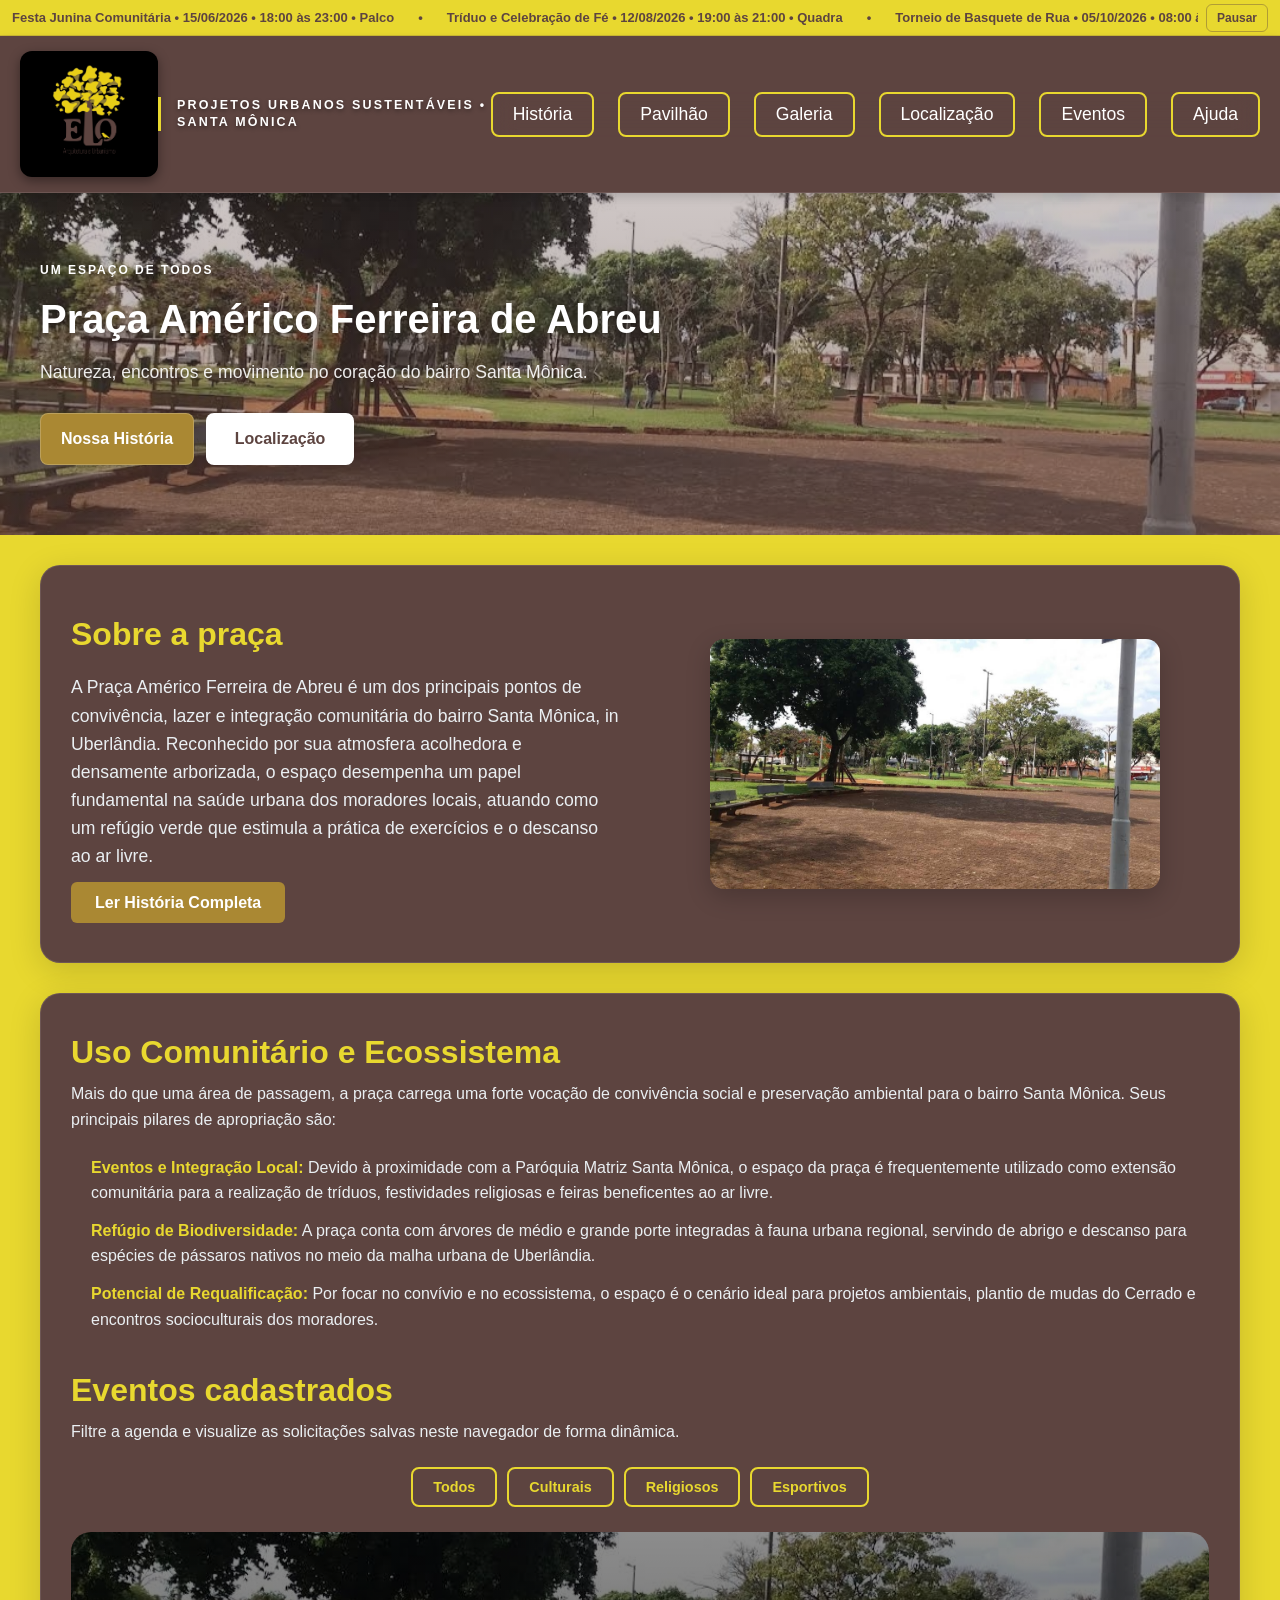
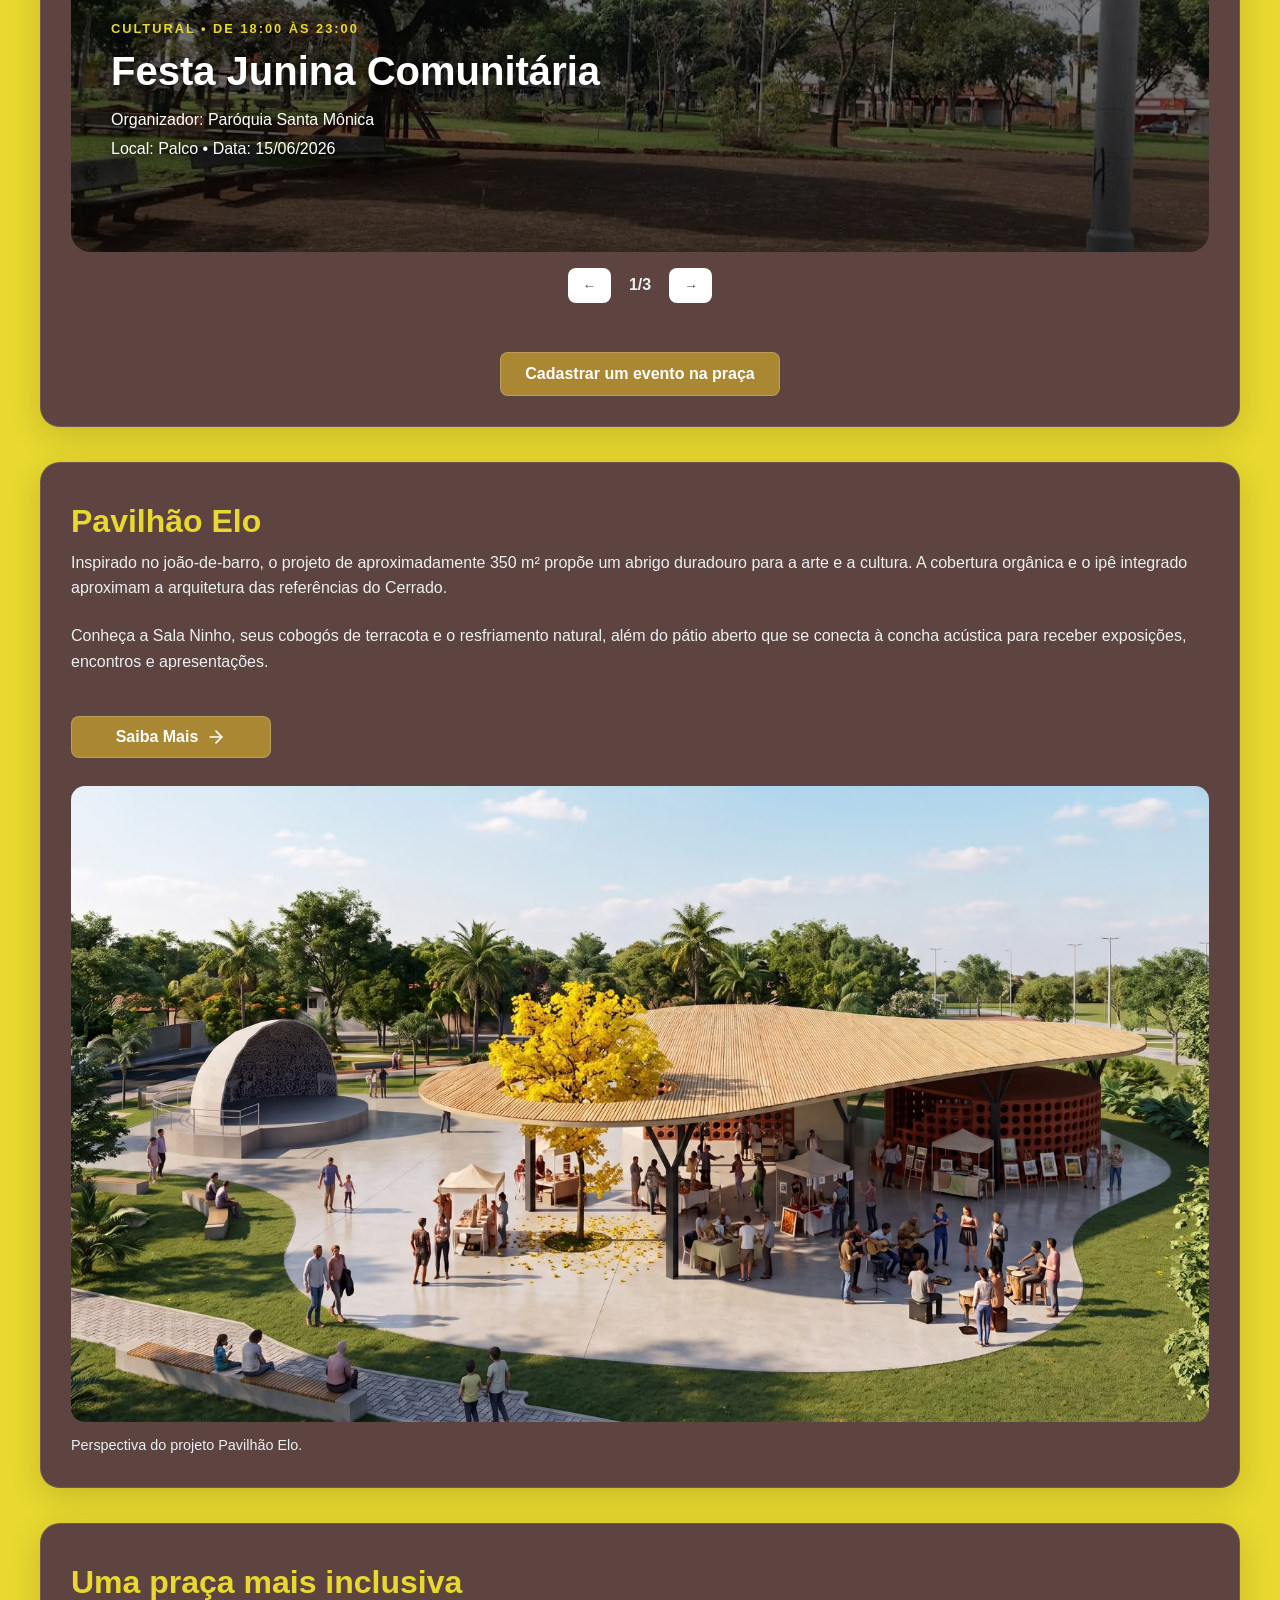
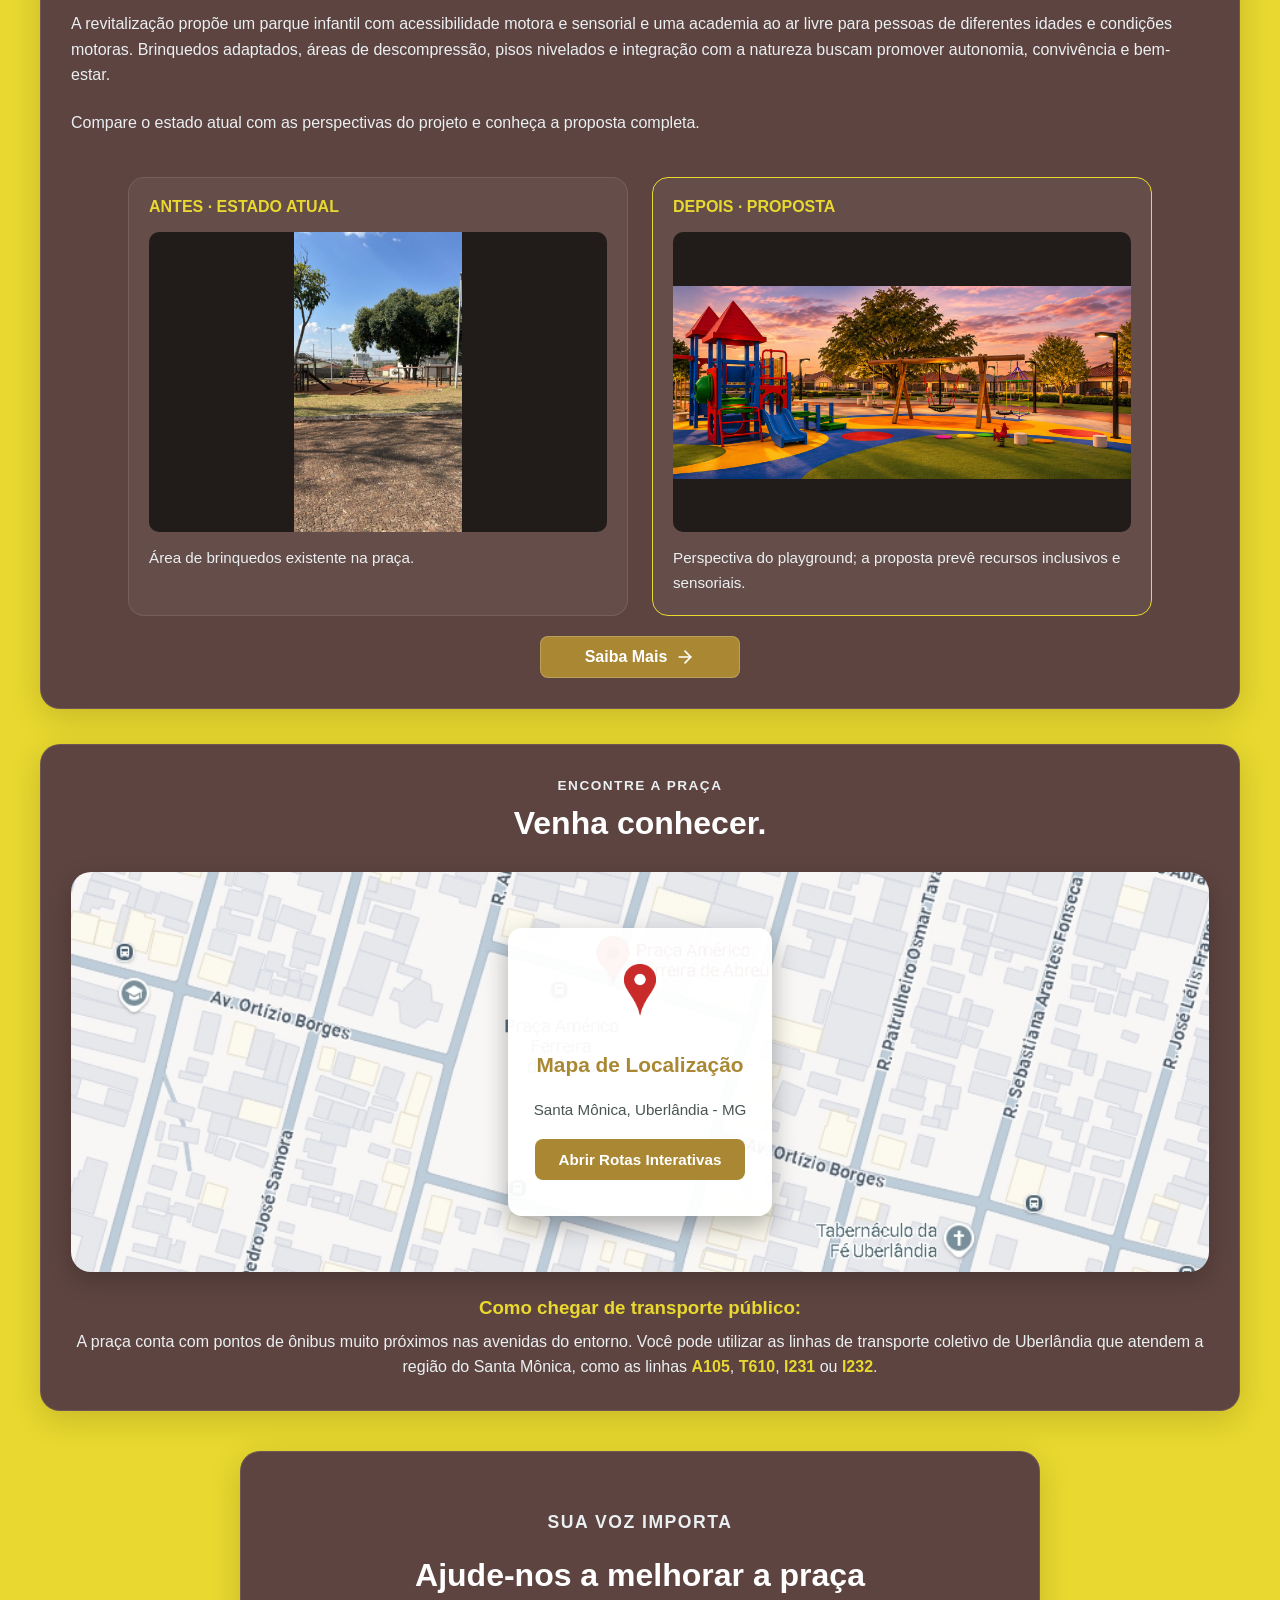
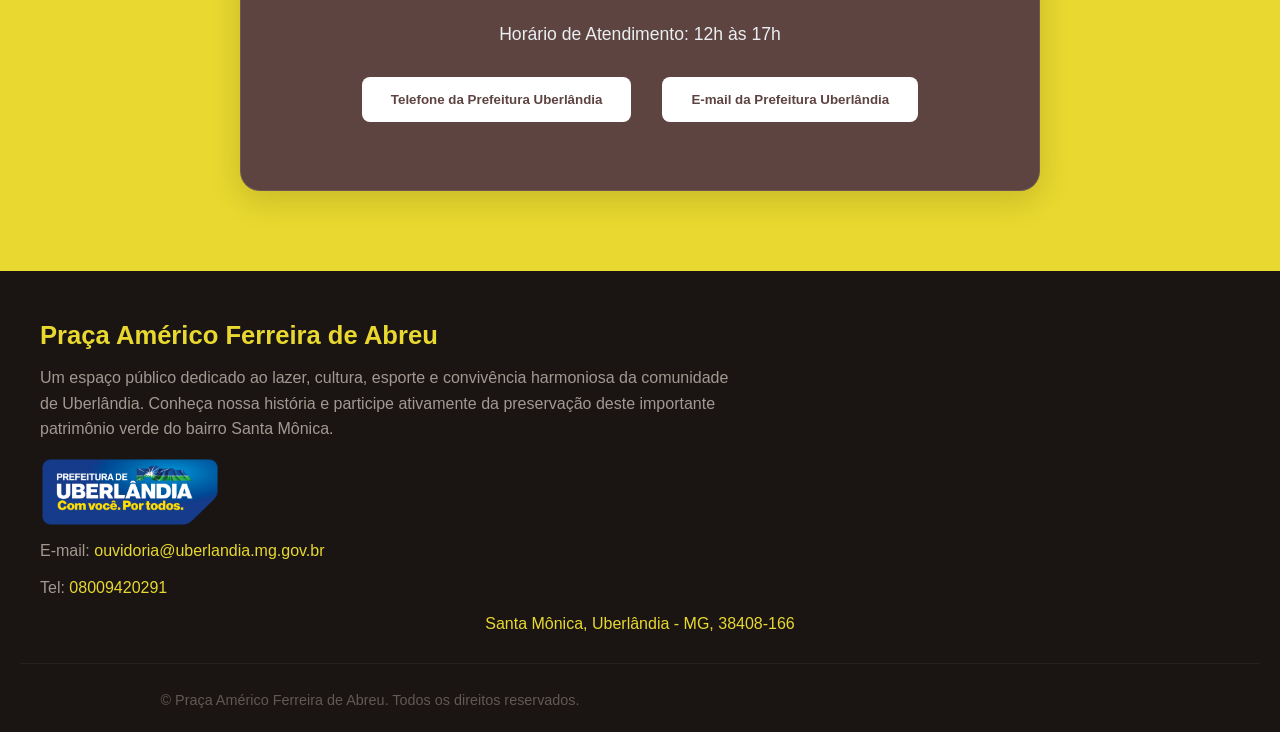
<file: index.html>
<!DOCTYPE html>
<html lang="pt-BR">

<head>
    <meta charset="UTF-8">
    <meta name="viewport" content="width=device-width, initial-scale=1.0">
    <title>Praça Américo Ferreira de Abreu - Diagnóstico de Reforma</title>
    <link rel="stylesheet" href="style.css">
    <link rel="stylesheet" href="tablet.css">
    <link rel="stylesheet" href="notebook.css">
    <link rel="stylesheet" href="anuncio.css">
</head>

<body>

    <section id="anuncio" aria-label="Anúncios dos eventos cadastrados">
        <a href="#eventos-cadastrados" class="anuncio-janela" aria-label="Ver eventos cadastrados">
            <div class="anuncio-trilha"><div class="anuncio-grupo"><span class="anuncio-item">Confira os eventos cadastrados na praça.</span></div></div>
        </a>
        <button type="button" class="anuncio-pausa" aria-pressed="false" hidden>Pausar</button>
    </section>

    <nav class="nav-bar">
        <a class="nav-logo-link" href="#" onclick="abrirZoomLogo(event)" title="Clique para ampliar a logo">
            <img class="img-prefeitura-logo" src="assets/logo-elo.png" alt="Elo Arquitetura e Urbanismo Logo">
        </a>

        <span class="tagline-desktop">
            Projetos Urbanos Sustentáveis • Santa Mônica
        </span>

        <button id="botao-menu" class="btn-nav"><svg class="icon-menu" xmlns="http://www.w3.org/2000/svg"
                viewBox="0 0 24 24" fill="none" stroke="currentColor" stroke-width="2" stroke-linecap="round"
                stroke-linejoin="round">
                <line x1="4" y1="6" x2="20" y2="6" />
                <line x1="4" y1="12" x2="20" y2="12" />
                <line x1="4" y1="18" x2="20" y2="18" />
            </svg></button>
        <ul class="list-nav list-escondido">
            <li><a href="historia.html">História</a></li>
            <li><a href="pavilhao.html">Pavilhão</a></li>
            <li><a href="galeria.html">Galeria</a></li>
            <li><a href="#localizacao">Localização</a></li>
            <li><a href="formulario.html">Eventos</a></li>
            <li><a href="#ajuda">Ajuda</a></li>
        </ul>
    </nav>

    <header class="banner">
        <p id="p-banner">UM ESPAÇO DE TODOS</p>
        <h1>Praça Américo <strong>Ferreira de Abreu</strong></h1>
        <h3>Natureza, encontros e movimento no coração do bairro Santa Mônica.</h3>
        <div class="conteiner-btn">
            <a href="historia.html" class="btn history">Nossa História</a>
            <a href="#localizacao" class="btn">Localização</a>
        </div>
    </header>

    <main>
        <!-- Seção Sobre a Praça / Breve Introdução -->
        <section id="historia">
            <div class="conteiner-paragrafo">
                <h2>Sobre a praça</h2>
                <p>
                    A Praça Américo Ferreira de Abreu é um dos principais pontos de convivência, lazer e integração
                    comunitária do bairro Santa Mônica, in Uberlândia. Reconhecido por sua atmosfera acolhedora e
                    densamente arborizada, o espaço desempenha um papel fundamental na saúde urbana dos moradores
                    locais, atuando como um refúgio verde que estimula a prática de exercícios e o descanso ao ar livre.
                </p>
                <a href="historia.html" class="saiba-mais">Ler História Completa</a>
            </div>
            <div class="conteiner-img-praca">
                <img id="img-praca" src="assets/img-banner.jpg" alt="Imagem da Praça Américo Ferreira de Abreu">
            </div>
        </section>

        <!-- Seção Uso Comunitário e Eventos -->
        <section class="eventos-section" id="estrutura">
            <h2>Uso Comunitário e Ecossistema</h2>
            <p class="agenda-aviso">
                Mais do que uma área de passagem, a praça carrega uma forte vocação de convivência social e preservação
                ambiental para o bairro Santa Mônica. Seus principais pilares de apropriação são:
            </p>
            <ul>
                <li><strong>Eventos e Integração Local:</strong> Devido à proximidade com a Paróquia Matriz Santa
                    Mônica, o espaço da praça é frequentemente utilizado como extensão comunitária para a realização de
                    tríduos, festividades religiosas e feiras beneficentes ao ar livre.</li>
                <li><strong>Refúgio de Biodiversidade:</strong> A praça conta com árvores de médio e grande porte
                    integradas à fauna urbana regional, servindo de abrigo e descanso para espécies de pássaros nativos
                    no meio da malha urbana de Uberlândia.</li>
                <li><strong>Potencial de Requalificação:</strong> Por focar no convívio e no ecossistema, o espaço é o
                    cenário ideal para projetos ambientais, plantio de mudas do Cerrado e encontros socioculturais dos
                    moradores.</li>
            </ul>

            <h2 id="eventos-cadastrados" style="margin-top: 40px; scroll-margin-top: 180px;">Eventos cadastrados</h2>
            <p class="agenda-aviso">Filtre a agenda e visualize as solicitações salvas neste navegador de forma
                dinâmica.</p>

            <!-- Filtros por Categoria com Estilo do Site -->
            <div style="display: flex; gap: 10px; margin-bottom: 25px; flex-wrap: wrap; justify-content: center;">
                <button class="btn btn-filtro ativo" data-categoria="todos">Todos</button>
                <button class="btn btn-filtro" data-categoria="cultural">Culturais</button>
                <button class="btn btn-filtro" data-categoria="religioso">Religiosos</button>
                <button class="btn btn-filtro" data-categoria="esportivo">Esportivos</button>
            </div>

            <div id="carrossel-eventos" class="evento-banner">
                <div id="evento-conteudo" style="width: 100%;">
                    <!-- Gerado Dinamicamente pelo eventos.js -->
                </div>
            </div>

            <div id="carrossel-controles" class="carrossel-controles">
                <button id="evento-anterior">←</button>
                <span id="evento-posicao" style="color: #eaeff2; font-weight: bold;"></span>
                <button id="evento-proximo">→</button>
            </div>

            <div style="text-align: center; margin-top: 25px;">
                <a href="formulario.html" class="btn history evento-cta">Cadastrar um evento na praça</a>
            </div>
        </section>
        <!-- MODIFICADO: Pavilhão usando a estrutura flex e ID nativo idêntico à seção História para não quebrar -->
        <section id="pavilhao" class="eventos-section">
            <div class="conteiner-paragrafo">
                <h2>Pavilhão Elo</h2>
                <p class="agenda-aviso">Inspirado no joão-de-barro, o projeto de aproximadamente 350 m² propõe um abrigo duradouro para a arte e a cultura. A cobertura orgânica e o ipê integrado aproximam a arquitetura das referências do Cerrado.</p>
                <p class="agenda-aviso">Conheça a Sala Ninho, seus cobogós de terracota e o resfriamento natural, além do pátio aberto que se conecta à concha acústica para receber exposições, encontros e apresentações.</p>
                <a href="pavilhao.html" class="btn btn-galeria" aria-label="Saiba mais sobre o Pavilhão Elo">
                    <span>Saiba Mais</span>
                    <svg xmlns="http://www.w3.org/2000/svg" width="20" height="20" viewBox="0 0 24 24" fill="none" stroke="currentColor" stroke-width="2" stroke-linecap="round" stroke-linejoin="round">
                        <line x1="5" y1="12" x2="19" y2="12"></line>
                        <polyline points="12 5 19 12 12 19"></polyline>
                    </svg>
                </a>
            </div>
            <figure style="margin:28px 0 0;">
                <a href="pavilhao.html" aria-label="Conhecer o projeto do Pavilhão Elo"><img src="assets/pavilhao-vista-geral.jpg" alt="Perspectiva do Pavilhão Elo com ipê integrado e pátio cultural" loading="lazy" style="display:block; width:100%; height:auto; border-radius:14px;"></a>
                <figcaption style="color:#eaeff2; font-size:.9rem; line-height:1.6; margin-top:12px;">Perspectiva do projeto Pavilhão Elo.</figcaption>
            </figure>
        </section>

        <!-- Seção Galeria Comparativa usando as classes corretas do style.css -->
        <section id="galeria" class="eventos-section">
            <h2>Uma praça mais inclusiva</h2>
            <p class="agenda-aviso">A revitalização propõe um parque infantil com acessibilidade motora e sensorial e uma academia ao ar livre para pessoas de diferentes idades e condições motoras. Brinquedos adaptados, áreas de descompressão, pisos nivelados e integração com a natureza buscam promover autonomia, convivência e bem-estar.</p>
            <p class="agenda-aviso">Compare o estado atual com as perspectivas do projeto e conheça a proposta completa.</p>
            <div class="cotainer-galery">
                <div style="display:flex; gap:24px; flex-wrap:wrap; justify-content:center; width:100%; margin-top:20px;">
                    <figure style="flex:1 1 260px; min-width:0; width:100%; max-width:500px; background:rgba(255,255,255,.05); padding:20px; border-radius:16px; border:1px solid rgba(255,255,255,.1);">
                        <figcaption style="color:#e8d82f; font-size:1rem; font-weight:700; margin-bottom:16px;">ANTES · ESTADO ATUAL</figcaption>
                        <a href="galeria.html"><img src="assets/galeria/praca-atual-05.jpg" alt="Fotografia atual da área de brinquedos da praça" loading="lazy" style="display:block; width:100%; height:300px; object-fit:contain; background:#211b19; border-radius:10px;"></a>
                        <p class="agenda-aviso" style="font-size:.95rem; margin:14px 0 0;">Área de brinquedos existente na praça.</p>
                    </figure>
                    <figure style="flex:1 1 260px; min-width:0; width:100%; max-width:500px; background:rgba(255,255,255,.05); padding:20px; border-radius:16px; border:1px solid #e8d82f;">
                        <figcaption style="color:#e8d82f; font-size:1rem; font-weight:700; margin-bottom:16px;">DEPOIS · PROPOSTA</figcaption>
                        <a href="galeria.html"><img src="assets/galeria/projeto-playground.jpg" alt="Perspectiva do playground proposto para a revitalização" loading="lazy" style="display:block; width:100%; height:300px; object-fit:contain; background:#211b19; border-radius:10px;"></a>
                        <p class="agenda-aviso" style="font-size:.95rem; margin:14px 0 0;">Perspectiva do playground; a proposta prevê recursos inclusivos e sensoriais.</p>
                    </figure>
                </div>
                <a href="galeria.html" class="btn btn-galeria"><span>Saiba Mais</span><svg xmlns="http://www.w3.org/2000/svg" width="20" height="20" viewBox="0 0 24 24" fill="none" stroke="currentColor" stroke-width="2" stroke-linecap="round" stroke-linejoin="round"><line x1="5" y1="12" x2="19" y2="12"></line><polyline points="12 5 19 12 12 19"></polyline></svg></a>
            </div>
        </section>

        <!-- Seção Localização -->
        <section class="localizacao" id="localizacao">
            <p class="p-localizacao">ENCONTRE A PRAÇA</p>
            <h2>Venha conhecer.</h2>

            <div class="conteiner-localizacao-mapa-seguro"
                style="background-image: url('assets/image_uWUTif.png'); background-size: cover; background-position: center; background-repeat: no-repeat;">
                <div class="mapa-overlay-content">
                    <img class="mapa-icone-pin" src="assets/marcador.png" alt="Marcador Google Maps"
                        style="width: 32px; height: auto;">
                    <h3>Mapa de Localização</h3>
                    <p>Santa Mônica, Uberlândia - MG</p>
                    <a href="https://maps.app.goo.gl/HqqFE8UBgAaCkM458" target="_blank" class="btn-abrir-mapa-real">Abrir Rotas Interativas</a>
                </div>
            </div>

            <h3>Como chegar de transporte público:</h3>
            <p>A praça conta com pontos de ônibus muito próximos nas avenidas do entorno. Você pode utilizar as linhas
                de transporte coletivo de Uberlândia que atendem a região do Santa Mônica, como as linhas
                <strong>A105</strong>, <strong>T610</strong>, <strong>I231</strong> ou <strong>I232</strong>.</p>
        </section>

        <!-- Seção Ajuda / Ouvidoria padronizada de acordo com o style.css -->
        <section class="ajuda" id="ajuda">
            <p class="p-ajuda">SUA VOZ IMPORTA</p>
            <h2>Ajude-nos a melhorar a praça</h2>
            <p>Horário de Atendimento: 12h às 17h</p>
            <div class="conteiner-btn" style="justify-content: center; gap: 15px; flex-wrap: wrap;">
                <a href="tel:08009420291"><button>Telefone da Prefeitura Uberlândia</button></a>
                <a href="mailto:ouvidoria@uberlandia.mg.gov.br"><button>E-mail da Prefeitura Uberlândia</button></a>
            </div>
        </section>
    </main>

    <footer>
        <div class="p-footer">
            <h2>Praça Américo Ferreira de Abreu</h2>
            <p>Um espaço público dedicado ao lazer, cultura, esporte e convivência harmoniosa da comunidade de
                Uberlândia. Conheça nossa história e participe ativamente da preservação deste importante patrimônio
                verde do bairro Santa Mônica.</p>
                <img src="./assets/logo-prefeitura.png" alt="logo-prefeitura" style="width: 180px; height: 70px;">
            <a href="https://mail.google.com/mail/?view=cm&fs=1&to=ouvidoria%40uberlandia.mg.gov.br" target="_blank"
                rel="noopener noreferrer"
                style="color: #a39892; text-decoration: none;">E-mail: <span
                    style="color: #e8d82f;">ouvidoria@uberlandia.mg.gov.br</span></a>
            <p>Tel: <span style="color: #e8d82f;">08009420291</span></p>
            <span class="informacoes">Santa Mônica, Uberlândia - MG, 38408-166</span>
        </div>
        <div class="line"></div>
        <p>© Praça Américo Ferreira de Abreu. Todos os direitos reservados.</p>
    </footer>

    <!-- Modal de Zoom da Logo -->
    <div id="modal-zoom-logo" class="modal-zoom caixa-oculta" onclick="fecharZoomLogo()">
        <span class="fechar-zoom">&times;</span>
        <img class="img-zoom-conteudo" src="assets/logo-elo.png" alt="Logo Elo Ampliada"
            onclick="event.stopPropagation()">
    </div>

    <script src="menu.js"></script>
    <script src="dados-eventos.js"></script>
    <script src="eventos.js"></script>
    <script src="anuncio.js"></script>
    <script>
        function abrirZoomLogo(event) {
            if (event) event.preventDefault();
            document.getElementById('modal-zoom-logo').classList.remove('caixa-oculta');
            document.body.style.overflow = 'hidden';
        }
        function fecharZoomLogo() {
            document.getElementById('modal-zoom-logo').classList.add('caixa-oculta');
            document.body.style.overflow = 'auto';
        }
    </script>
</body>

</html>
</file>
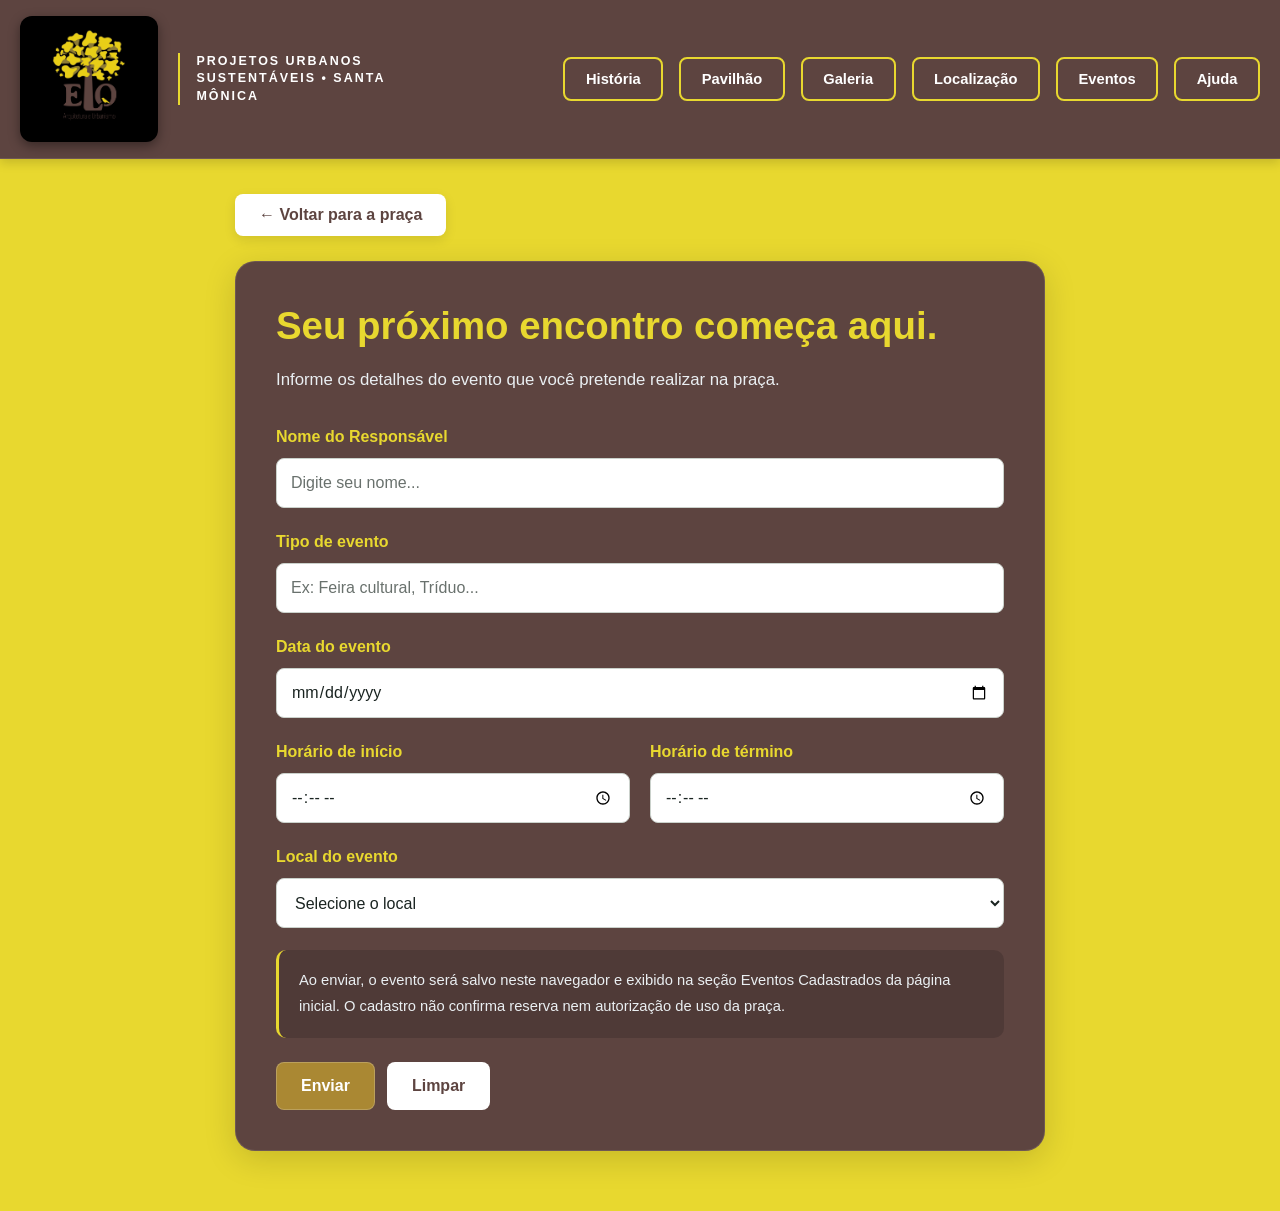
<file: formulario.html>
<!DOCTYPE html>
<html lang="pt-BR">

<head>
    <meta charset="UTF-8">
    <meta name="viewport" content="width=device-width, initial-scale=1.0">
    <title>Cadastrar seu evento | Praça Américo Ferreira de Abreu</title>
    <link rel="stylesheet" href="formulario.css">
</head>

<body class="container">

    <nav class="nav-bar">
        <a class="nav-logo-link" href="#" onclick="abrirZoomLogo(event)" title="Clique para ampliar a logo">
            <img class="img-prefeitura-logo" src="assets/logo-elo.png" alt="Elo Arquitetura e Urbanismo Logo">
        </a>

        <span class="tagline-desktop">
            Projetos Urbanos Sustentáveis • Santa Mônica
        </span>

        <button id="botao-menu" class="btn-nav" type="button" aria-label="Abrir menu" aria-expanded="false"
            aria-controls="menu-principal"><svg class="icon-menu" xmlns="http://www.w3.org/2000/svg" viewBox="0 0 24 24"
                fill="none" stroke="currentColor" stroke-width="2" stroke-linecap="round" stroke-linejoin="round"
                aria-hidden="true">
                <line x1="4" y1="6" x2="20" y2="6" />
                <line x1="4" y1="12" x2="20" y2="12" />
                <line x1="4" y1="18" x2="20" y2="18" />
            </svg></button>
        <ul class="list-nav list-escondido" id="menu-principal">
            <li><a href="historia.html">História</a></li>
            <li><a href="pavilhao.html">Pavilhão</a></li>
            <li><a href="index.html#galeria">Galeria</a></li>
            <li><a href="index.html#localizacao">Localização</a></li>
            <li><a href="formulario.html">Eventos</a></li>
            <li><a href="index.html#ajuda">Ajuda</a></li>
        </ul>
    </nav>

    <main class="formulario-main">
        <!-- MODIFICADO: Cores invertidas para o botão de voltar ficar muito mais visível -->
        <div style="margin-bottom: 25px;">
            <a href="index.html" class="voltar"
                style="display: inline-block; padding: 12px 24px; background-color: #ffffff; color: #5d4440; border-radius: 8px; font-weight: 600; text-decoration: none; box-shadow: 0 4px 12px rgba(0,0,0,0.1); transition: all 0.2s ease;"
                onmouseover="this.style.backgroundColor='#e8d82f'; this.style.transform='translateY(-2px)';"
                onmouseout="this.style.backgroundColor='#ffffff'; this.style.transform='translateY(0)';">
                ← Voltar para a praça
            </a>
        </div>

        <div class="formulario-card">
            <h1>Seu próximo encontro começa aqui.</h1>
            <p class="formulario-intro">Informe os detalhes do evento que você pretende realizar na praça.</p>

            <form id="form-evento">
                <div class="campo">
                    <label for="nome">Nome do Responsável</label>
                    <input type="text" id="nome" required placeholder="Digite seu nome...">
                </div>

                <div class="campo">
                    <label for="tipo">Tipo de evento</label>
                    <input type="text" id="tipo" required placeholder="Ex: Feira cultural, Tríduo...">
                </div>

                <div class="campo">
                    <label for="data">Data do evento</label>
                    <input type="date" id="data" required>
                </div>

                <div class="horarios">
                    <div class="campo">
                        <label for="inicio">Horário de início</label>
                        <input type="time" id="inicio" required>
                    </div>
                    <div class="campo">
                        <label for="termino">Horário de término</label>
                        <input type="time" id="termino" required>
                    </div>
                </div>

                <div class="campo">
                    <label for="local">Local do evento</label>
                    <select id="local" required>
                        <option value="" disabled selected>Selecione o local</option>
                        <option value="Quadra">Quadra</option>
                        <option value="Estadio">Estádio</option>
                        <option value="Palco">Palco</option>
                        <option value="Outros">Outros</option>
                    </select>
                </div>

                <div id="campo-outro" class="campo caixa-oculta">
                    <label for="outro">Qual local?</label>
                    <input type="text" id="outro" placeholder="Especifique o local...">
                </div>

                <p class="formulario-nota">Ao enviar, o evento será salvo neste navegador e exibido na seção Eventos
                    Cadastrados da página inicial. O cadastro não confirma reserva nem autorização de uso da praça.</p>

                <p id="form-erro" class="caixa-oculta"></p>

                <div class="form-acoes">
                    <button type="submit" id="enviar" class="btn history">Enviar</button>
                    <button type="reset" class="btn">Limpar</button>
                </div>
            </form>
        </div>
    </main>

    <!-- Caixas de Mensagem Ocultas / Feedback -->
    <div id="erro-campos" class="mensagem-erro caixa-oculta">Preencha todos os campos corretamente. Clique nesta
        mensagem para fechar.</div>
    <div id="erro-evento" class="mensagem-erro caixa-oculta">Já existe outro evento nesse dia, horário e local. Escolha
        outro horário ou local. Clique para fechar.</div>

    <!-- Modal de Zoom da Logo -->
    <div id="modal-zoom-logo" class="modal-zoom caixa-oculta" onclick="fecharZoomLogo()">
        <span class="fechar-zoom">&times;</span>
        <img class="img-zoom-conteudo" src="assets/logo-elo.png" alt="Logo Elo Ampliada"
            onclick="event.stopPropagation()">
    </div>

    <script src="dados-eventos.js"></script>
    <script src="formulario.js"></script>
    <script>
        function abrirZoomLogo(event) {
            if (event) event.preventDefault();
            document.getElementById('modal-zoom-logo').classList.remove('caixa-oculta');
            document.body.style.overflow = 'hidden';
        }
        function fecharZoomLogo() {
            document.getElementById('modal-zoom-logo').classList.add('caixa-oculta');
            document.body.style.overflow = 'auto';
        }
    </script>
    <script>
        (() => {
            const botao = document.getElementById('botao-menu');
            const lista = document.getElementById('menu-principal');
            if (!botao || !lista) return;
            const fechar = () => {
                lista.classList.add('list-escondido');
                botao.setAttribute('aria-expanded', 'false');
                botao.setAttribute('aria-label', 'Abrir menu');
            };
            botao.addEventListener('click', () => {
                const aberto = lista.classList.contains('list-escondido');
                lista.classList.toggle('list-escondido', !aberto);
                botao.setAttribute('aria-expanded', String(aberto));
                botao.setAttribute('aria-label', aberto ? 'Fechar menu' : 'Abrir menu');
            });
            document.addEventListener('click', event => {
                if (!lista.contains(event.target) && !botao.contains(event.target)) fechar();
            });
            document.addEventListener('keydown', event => {
                if (event.key === 'Escape' && !lista.classList.contains('list-escondido')) {
                    fechar(); botao.focus();
                }
            });
            lista.querySelectorAll('a').forEach(link => link.addEventListener('click', fechar));
            window.matchMedia('(min-width: 1025px)').addEventListener('change', fechar);
        })();
    </script>
</body>

</html>
</file>
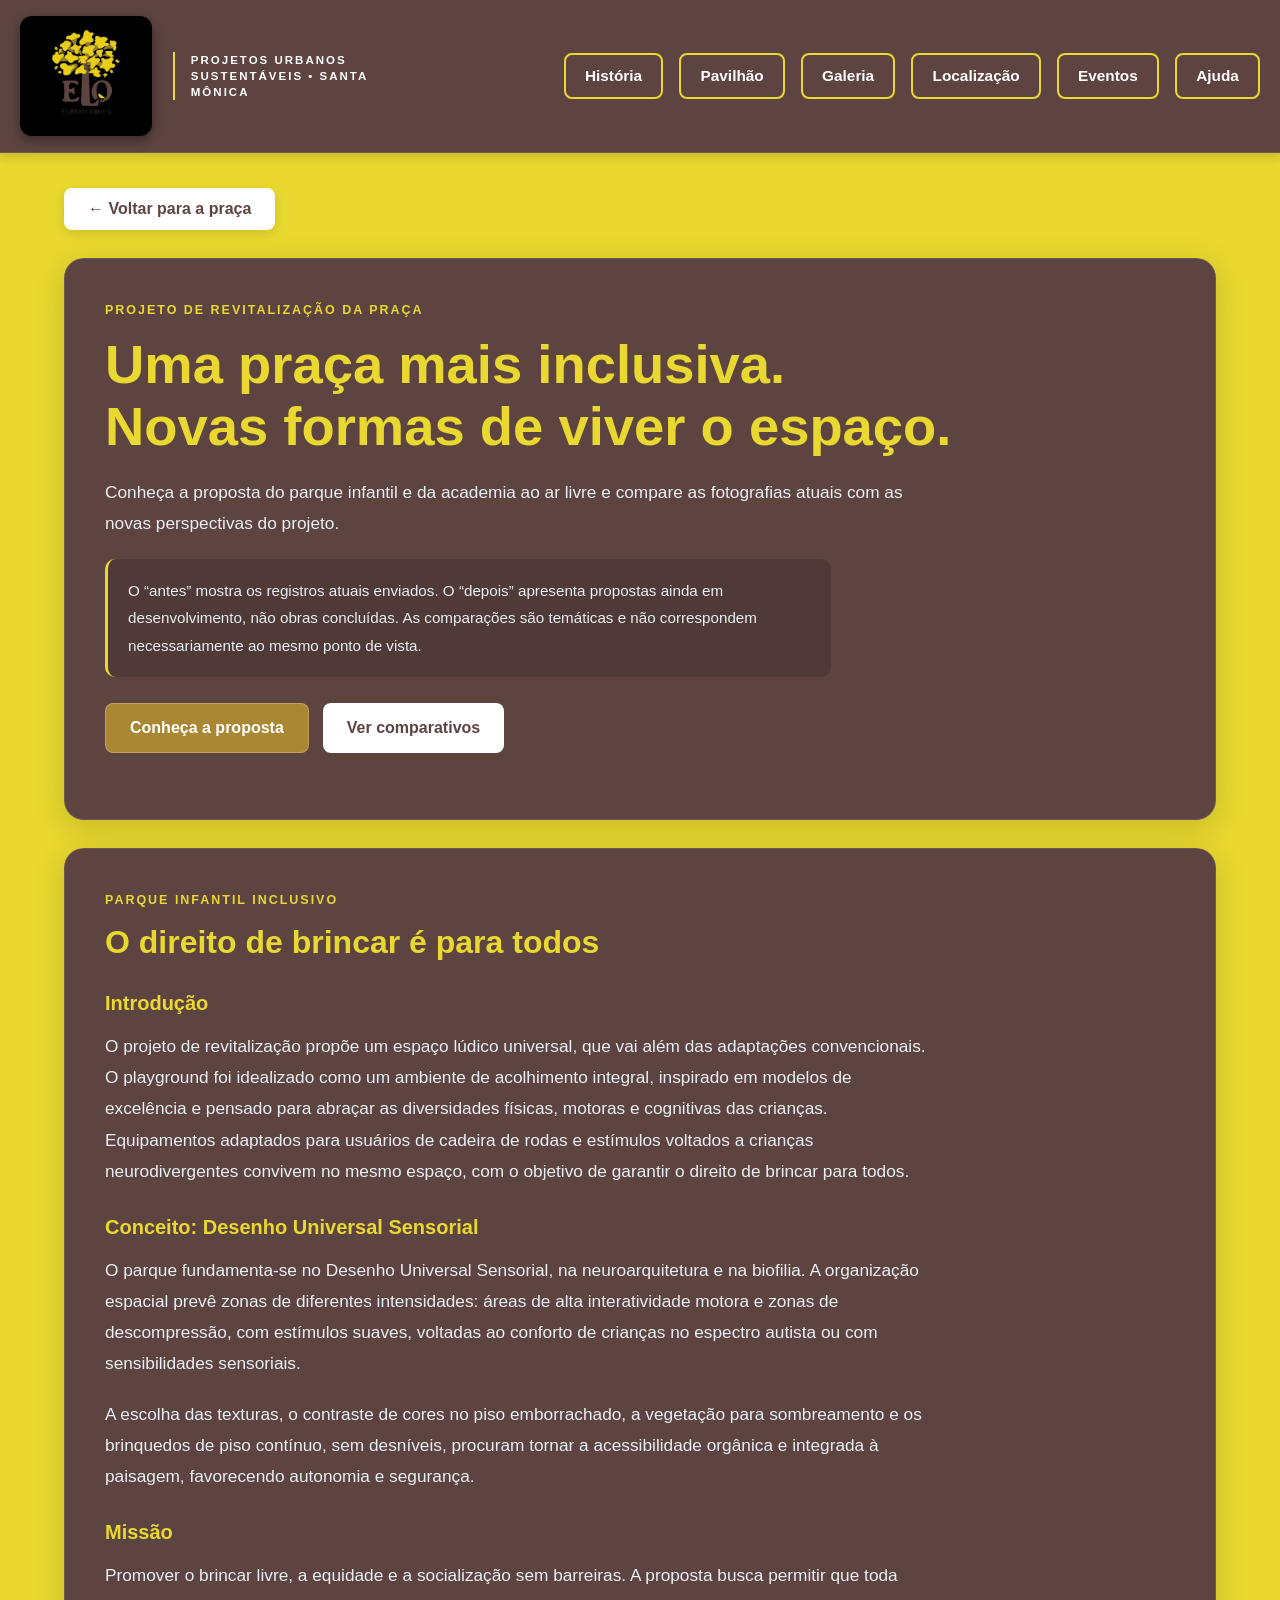
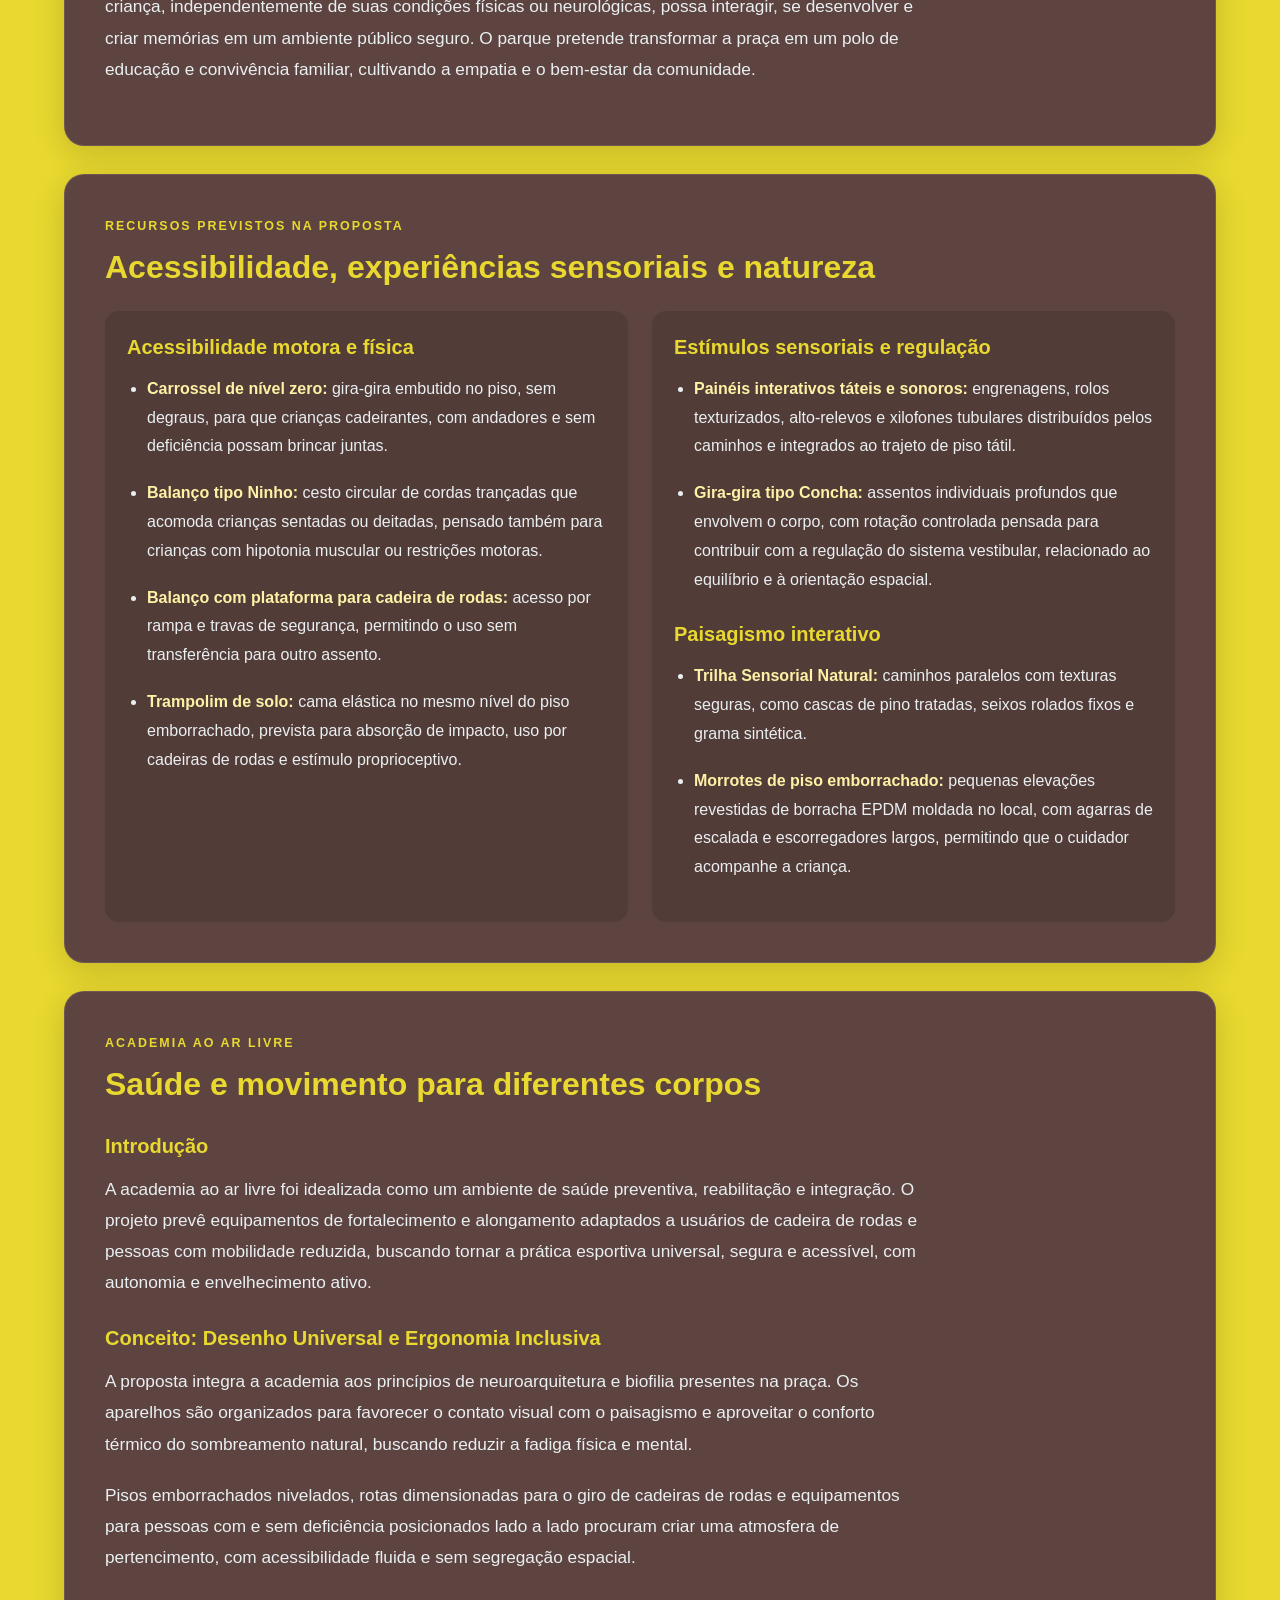
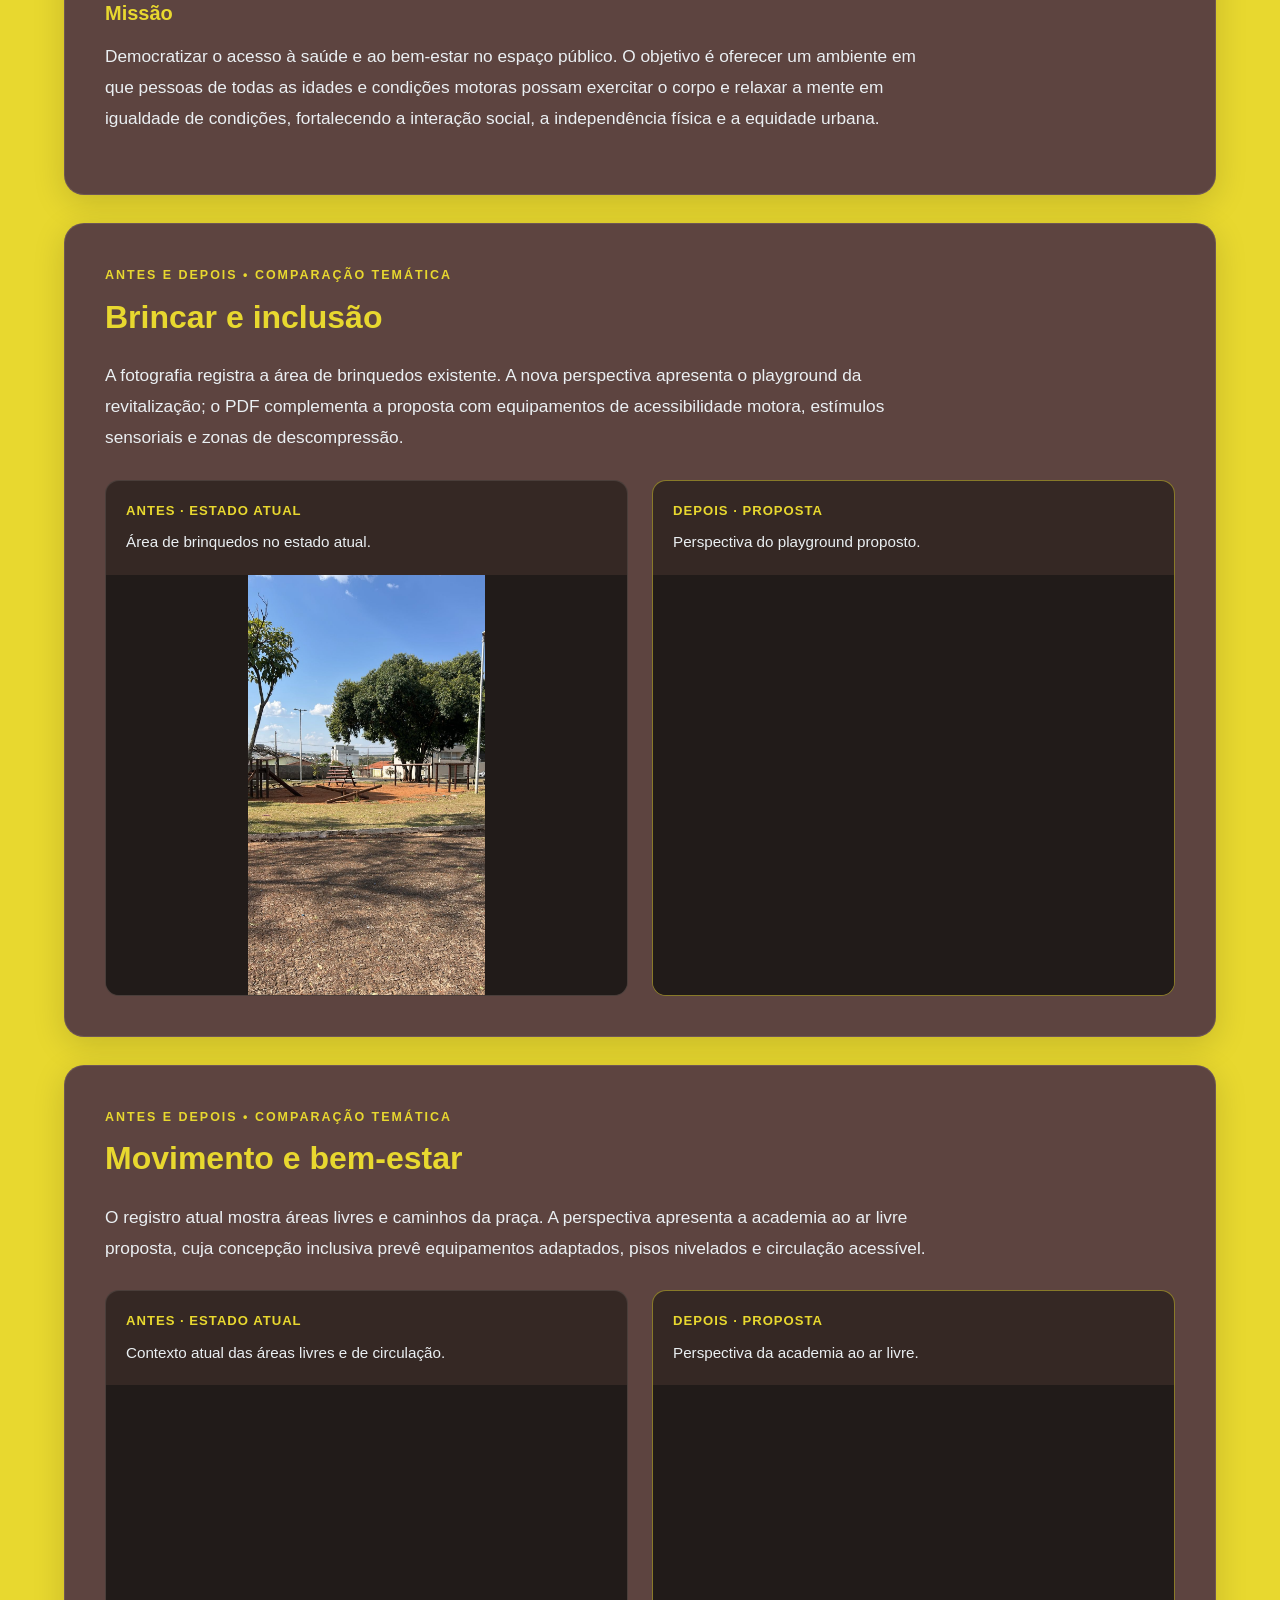
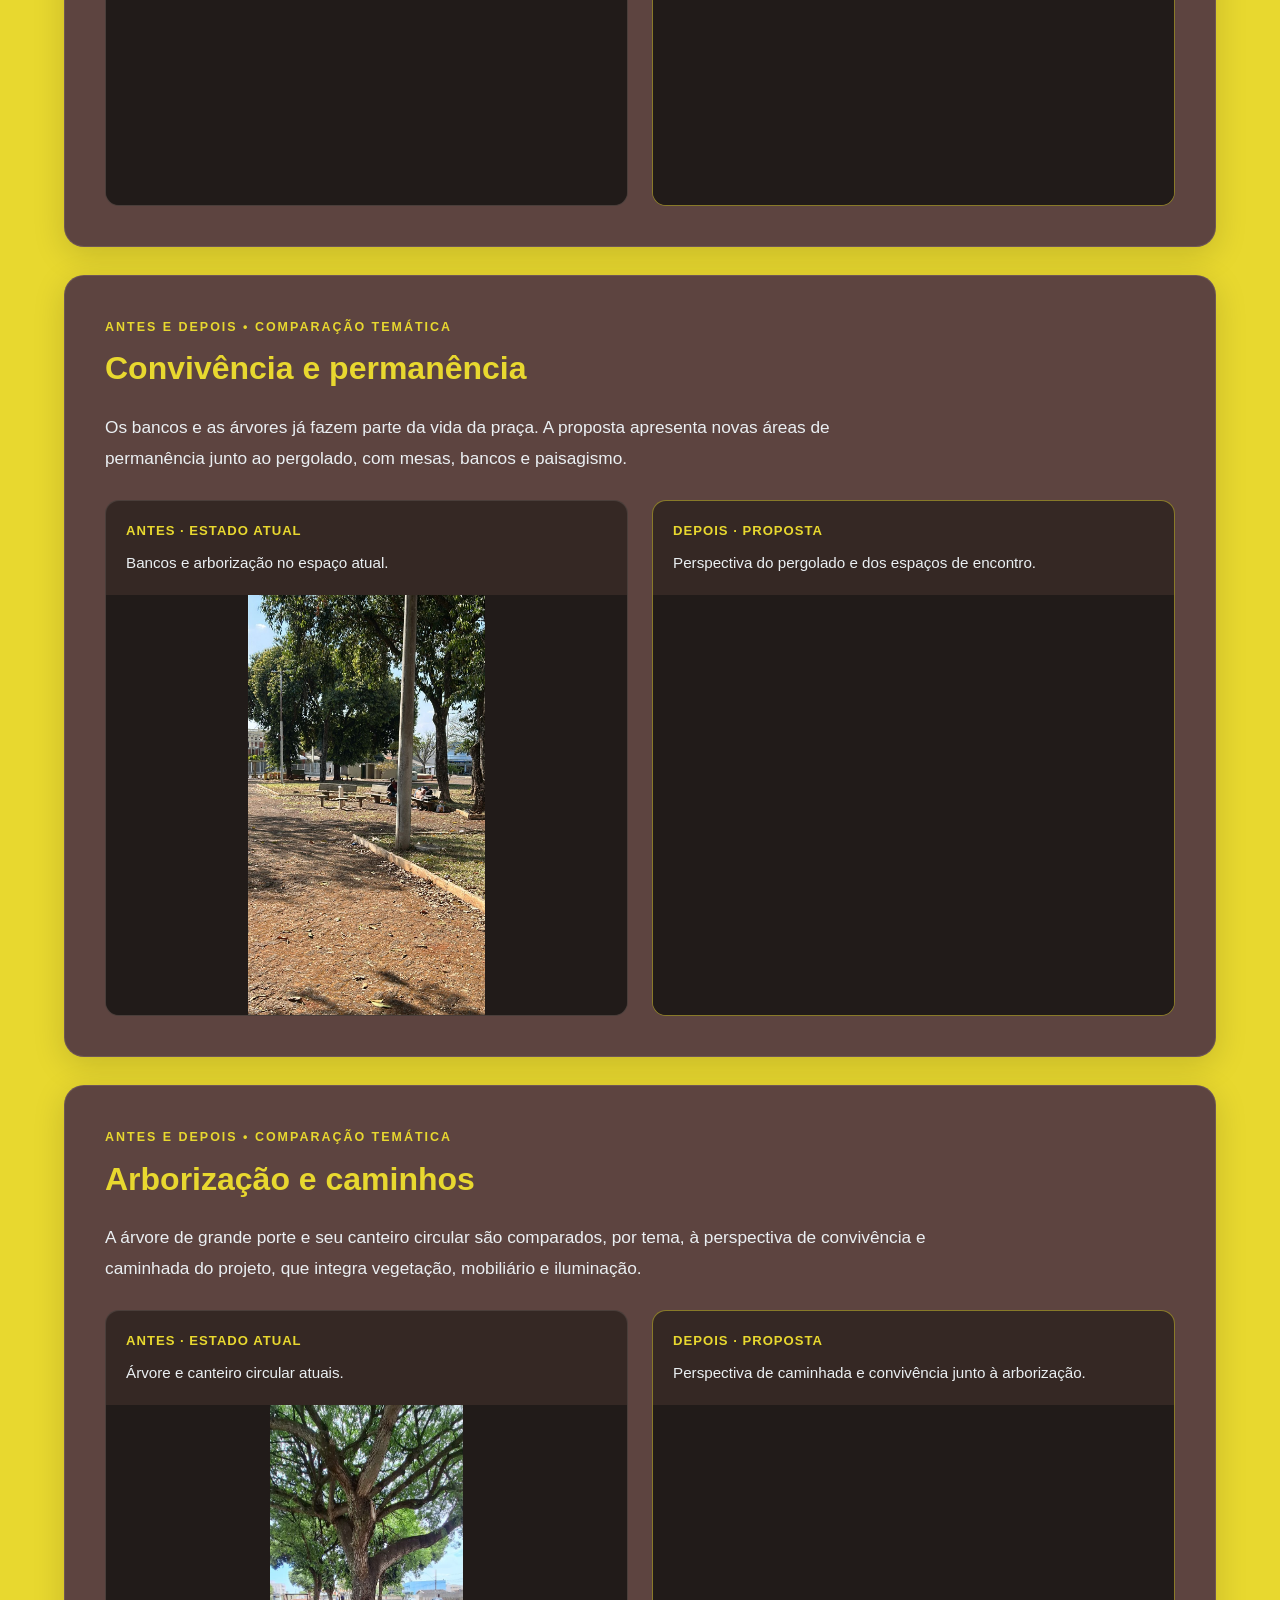
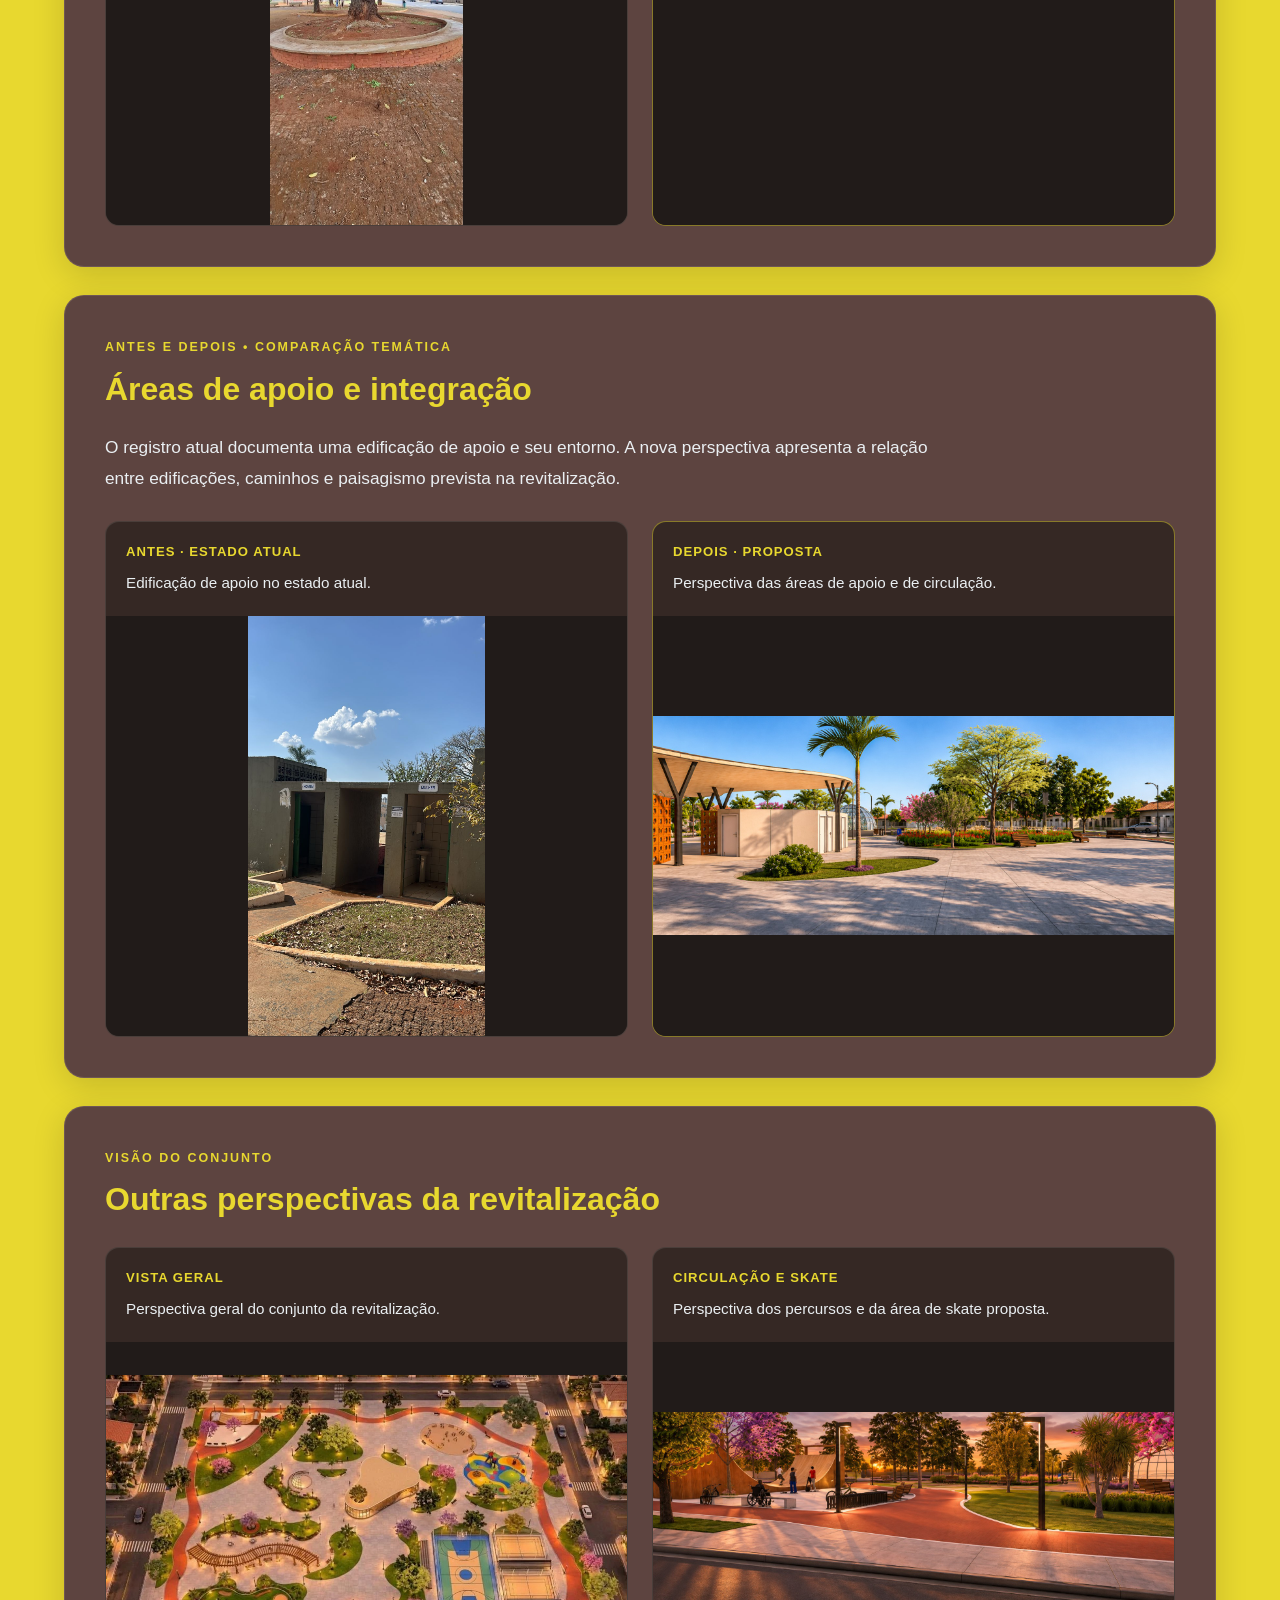
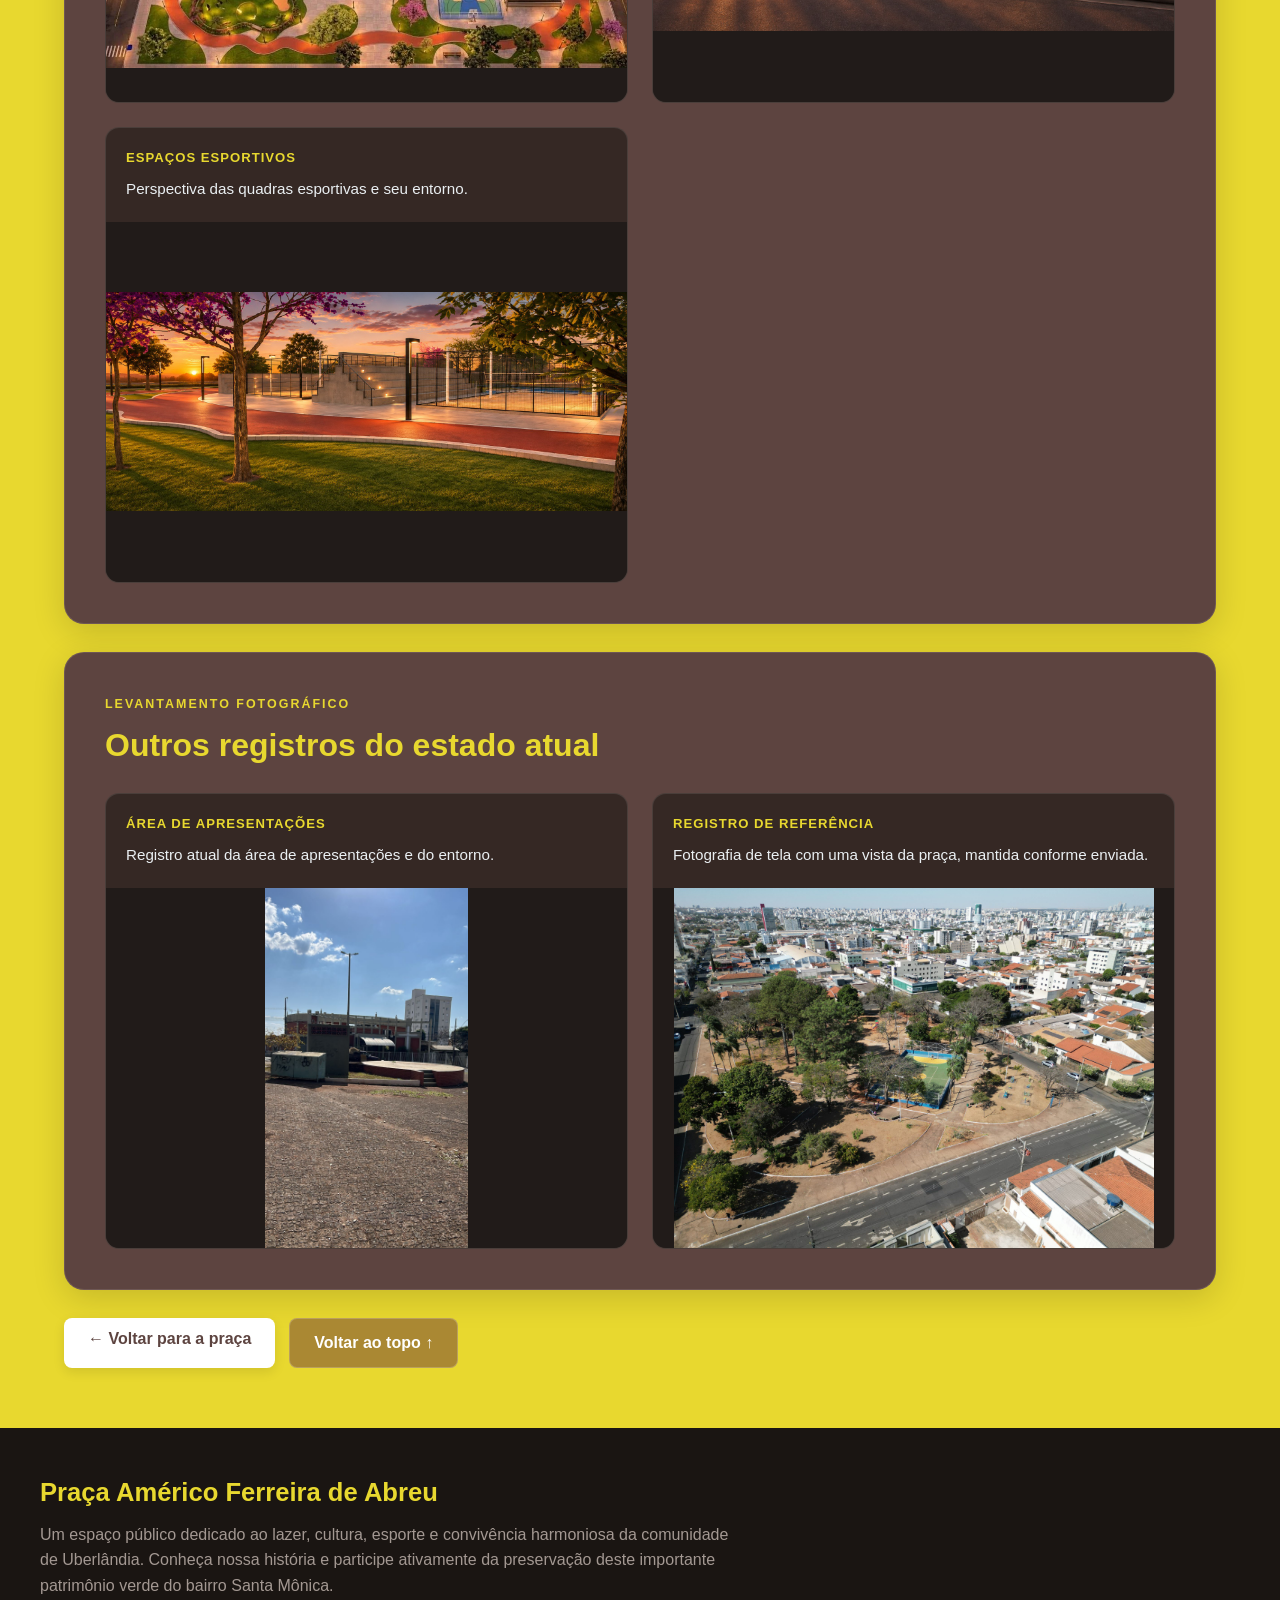
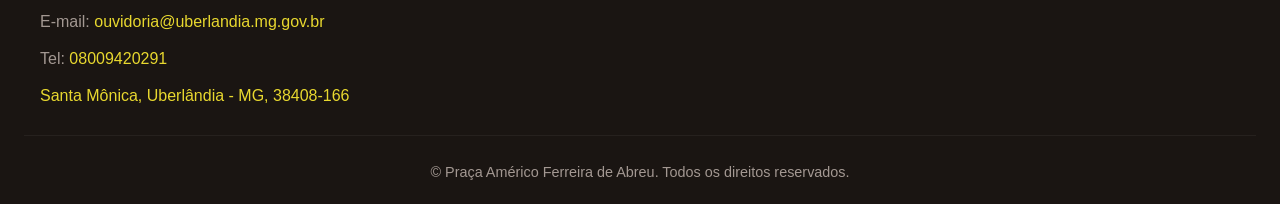
<file: galeria.html>
<!DOCTYPE html>
<html lang="pt-BR">

<head>
    <meta charset="UTF-8">
    <meta name="viewport" content="width=device-width, initial-scale=1.0">
    <meta name="description"
        content="Proposta de parque inclusivo e academia ao ar livre, com comparativos entre o estado atual da praça e as perspectivas da revitalização.">
    <title>Galeria | Praça Américo Ferreira de Abreu</title>
    <link rel="stylesheet" href="galeria.css">
</head>

<body id="topo"><a class="pular-conteudo" href="#conteudo">Pular para o conteúdo</a>
    <nav class="nav-bar">
        <a class="nav-logo-link" href="#" onclick="abrirZoomLogo(event)" title="Clique para ampliar a logo">
            <img class="img-prefeitura-logo" src="assets/logo-elo.png" alt="Elo Arquitetura e Urbanismo Logo">
        </a>

        <span class="tagline-desktop">
            Projetos Urbanos Sustentáveis • Santa Mônica
        </span>

        <button id="botao-menu" class="btn-nav" type="button" aria-label="Abrir menu" aria-expanded="false"
            aria-controls="menu-principal"><svg class="icon-menu" xmlns="http://www.w3.org/2000/svg" viewBox="0 0 24 24"
                fill="none" stroke="currentColor" stroke-width="2" stroke-linecap="round" stroke-linejoin="round"
                aria-hidden="true">
                <line x1="4" y1="6" x2="20" y2="6" />
                <line x1="4" y1="12" x2="20" y2="12" />
                <line x1="4" y1="18" x2="20" y2="18" />
            </svg></button>
        <ul class="list-nav list-escondido" id="menu-principal">
            <li><a href="historia.html">História</a></li>
            <li><a href="pavilhao.html">Pavilhão</a></li>
            <li><a href="galeria.html" aria-current="page">Galeria</a></li>
            <li><a href="index.html#localizacao">Localização</a></li>
            <li><a href="formulario.html">Eventos</a></li>
            <li><a href="index.html#ajuda">Ajuda</a></li>
        </ul>
    </nav>
    <main class="galeria-main" id="conteudo"><a class="voltar" href="index.html#galeria">← Voltar para a praça</a>
        <header class="galeria-card abertura">
            <p class="etiqueta">PROJETO DE REVITALIZAÇÃO DA PRAÇA</p>
            <h1>Uma praça mais inclusiva.<br>Novas formas de viver o espaço.</h1>
            <p>Conheça a proposta do parque infantil e da academia ao ar livre e compare as fotografias atuais com as
                novas perspectivas do projeto.</p>
            <p class="nota-comparacao">O “antes” mostra os registros atuais enviados. O “depois” apresenta propostas
                ainda em desenvolvimento, não obras concluídas. As comparações são temáticas e não correspondem
                necessariamente ao mesmo ponto de vista.</p>
            <div class="atalhos"><a class="btn history" href="#parque-inclusivo">Conheça a proposta</a><a class="btn"
                    href="#comparativo-brincar">Ver comparativos</a></div>
        </header>
        <section class="galeria-card" id="parque-inclusivo" aria-labelledby="titulo-parque">
            <p class="etiqueta">PARQUE INFANTIL INCLUSIVO</p>
            <h2 id="titulo-parque">O direito de brincar é para todos</h2>
            <h3>Introdução</h3>
            <p>O projeto de revitalização propõe um espaço lúdico universal, que vai além das adaptações convencionais.
                O playground foi idealizado como um ambiente de acolhimento integral, inspirado em modelos de excelência
                e pensado para abraçar as diversidades físicas, motoras e cognitivas das crianças. Equipamentos
                adaptados para usuários de cadeira de rodas e estímulos voltados a crianças neurodivergentes convivem no
                mesmo espaço, com o objetivo de garantir o direito de brincar para todos.</p>
            <h3>Conceito: Desenho Universal Sensorial</h3>
            <p>O parque fundamenta-se no Desenho Universal Sensorial, na neuroarquitetura e na biofilia. A organização
                espacial prevê zonas de diferentes intensidades: áreas de alta interatividade motora e zonas de
                descompressão, com estímulos suaves, voltadas ao conforto de crianças no espectro autista ou com
                sensibilidades sensoriais.</p>
            <p>A escolha das texturas, o contraste de cores no piso emborrachado, a vegetação para sombreamento e os
                brinquedos de piso contínuo, sem desníveis, procuram tornar a acessibilidade orgânica e integrada à
                paisagem, favorecendo autonomia e segurança.</p>
            <h3>Missão</h3>
            <p>Promover o brincar livre, a equidade e a socialização sem barreiras. A proposta busca permitir que toda
                criança, independentemente de suas condições físicas ou neurológicas, possa interagir, se desenvolver e
                criar memórias em um ambiente público seguro. O parque pretende transformar a praça em um polo de
                educação e convivência familiar, cultivando a empatia e o bem-estar da comunidade.</p>
        </section>
        <section class="galeria-card" aria-labelledby="titulo-equipamentos">
            <p class="etiqueta">RECURSOS PREVISTOS NA PROPOSTA</p>
            <h2 id="titulo-equipamentos">Acessibilidade, experiências sensoriais e natureza</h2>
            <div class="proposta-grid">
                <article class="proposta-bloco">
                    <h3>Acessibilidade motora e física</h3>
                    <ul class="lista-proposta">
                        <li><strong>Carrossel de nível zero:</strong> gira-gira embutido no piso, sem degraus, para que
                            crianças cadeirantes, com andadores e sem deficiência possam brincar juntas.</li>
                        <li><strong>Balanço tipo Ninho:</strong> cesto circular de cordas trançadas que acomoda crianças
                            sentadas ou deitadas, pensado também para crianças com hipotonia muscular ou restrições
                            motoras.</li>
                        <li><strong>Balanço com plataforma para cadeira de rodas:</strong> acesso por rampa e travas de
                            segurança, permitindo o uso sem transferência para outro assento.</li>
                        <li><strong>Trampolim de solo:</strong> cama elástica no mesmo nível do piso emborrachado,
                            prevista para absorção de impacto, uso por cadeiras de rodas e estímulo proprioceptivo.</li>
                    </ul>
                </article>
                <article class="proposta-bloco">
                    <h3>Estímulos sensoriais e regulação</h3>
                    <ul class="lista-proposta">
                        <li><strong>Painéis interativos táteis e sonoros:</strong> engrenagens, rolos texturizados,
                            alto-relevos e xilofones tubulares distribuídos pelos caminhos e integrados ao trajeto de
                            piso tátil.</li>
                        <li><strong>Gira-gira tipo Concha:</strong> assentos individuais profundos que envolvem o corpo,
                            com rotação controlada pensada para contribuir com a regulação do sistema vestibular,
                            relacionado ao equilíbrio e à orientação espacial.</li>
                    </ul>
                    <h3>Paisagismo interativo</h3>
                    <ul class="lista-proposta">
                        <li><strong>Trilha Sensorial Natural:</strong> caminhos paralelos com texturas seguras, como
                            cascas de pino tratadas, seixos rolados fixos e grama sintética.</li>
                        <li><strong>Morrotes de piso emborrachado:</strong> pequenas elevações revestidas de borracha
                            EPDM moldada no local, com agarras de escalada e escorregadores largos, permitindo que o
                            cuidador acompanhe a criança.</li>
                    </ul>
                </article>
            </div>
        </section>
        <section class="galeria-card" id="academia-inclusiva" aria-labelledby="titulo-academia">
            <p class="etiqueta">ACADEMIA AO AR LIVRE</p>
            <h2 id="titulo-academia">Saúde e movimento para diferentes corpos</h2>
            <h3>Introdução</h3>
            <p>A academia ao ar livre foi idealizada como um ambiente de saúde preventiva, reabilitação e integração. O
                projeto prevê equipamentos de fortalecimento e alongamento adaptados a usuários de cadeira de rodas e
                pessoas com mobilidade reduzida, buscando tornar a prática esportiva universal, segura e acessível, com
                autonomia e envelhecimento ativo.</p>
            <h3>Conceito: Desenho Universal e Ergonomia Inclusiva</h3>
            <p>A proposta integra a academia aos princípios de neuroarquitetura e biofilia presentes na praça. Os
                aparelhos são organizados para favorecer o contato visual com o paisagismo e aproveitar o conforto
                térmico do sombreamento natural, buscando reduzir a fadiga física e mental.</p>
            <p>Pisos emborrachados nivelados, rotas dimensionadas para o giro de cadeiras de rodas e equipamentos para
                pessoas com e sem deficiência posicionados lado a lado procuram criar uma atmosfera de pertencimento,
                com acessibilidade fluida e sem segregação espacial.</p>
            <h3>Missão</h3>
            <p>Democratizar o acesso à saúde e ao bem-estar no espaço público. O objetivo é oferecer um ambiente em que
                pessoas de todas as idades e condições motoras possam exercitar o corpo e relaxar a mente em igualdade
                de condições, fortalecendo a interação social, a independência física e a equidade urbana.</p>
        </section>
        <section class="galeria-card comparacao" id="comparativo-brincar" aria-labelledby="titulo-comparativo-brincar">
            <p class="etiqueta">ANTES E DEPOIS • COMPARAÇÃO TEMÁTICA</p>
            <h2 id="titulo-comparativo-brincar">Brincar e inclusão</h2>
            <p>A fotografia registra a área de brinquedos existente. A nova perspectiva apresenta o playground da
                revitalização; o PDF complementa a proposta com equipamentos de acessibilidade motora, estímulos
                sensoriais e zonas de descompressão.</p>
            <div class="comparativo-grid">
                <figure class="registro">
                    <figcaption><span class="rotulo">ANTES · ESTADO ATUAL</span>
                        <p>Área de brinquedos no estado atual.</p>
                    </figcaption><a class="ampliar-foto" href="assets/galeria/praca-atual-05.jpg"
                        aria-label="Ampliar: Fotografia atual da área de brinquedos da praça"><img
                            src="assets/galeria/praca-atual-05.jpg"
                            alt="Fotografia atual da área de brinquedos da praça" loading="lazy" decoding="async"></a>
                </figure>
                <figure class="registro">
                    <figcaption><span class="rotulo">DEPOIS · PROPOSTA</span>
                        <p>Perspectiva do playground proposto.</p>
                    </figcaption><a class="ampliar-foto" href="assets/galeria/projeto-playground.jpg"
                        aria-label="Ampliar: Perspectiva do projeto com playground, balanços e piso colorido"><img
                            src="assets/galeria/projeto-playground.jpg"
                            alt="Perspectiva do projeto com playground, balanços e piso colorido" loading="lazy"
                            decoding="async"></a>
                </figure>
            </div>
        </section>
        <section class="galeria-card comparacao" id="comparativo-academia"
            aria-labelledby="titulo-comparativo-academia">
            <p class="etiqueta">ANTES E DEPOIS • COMPARAÇÃO TEMÁTICA</p>
            <h2 id="titulo-comparativo-academia">Movimento e bem-estar</h2>
            <p>O registro atual mostra áreas livres e caminhos da praça. A perspectiva apresenta a academia ao ar livre
                proposta, cuja concepção inclusiva prevê equipamentos adaptados, pisos nivelados e circulação acessível.
            </p>
            <div class="comparativo-grid">
                <figure class="registro">
                    <figcaption><span class="rotulo">ANTES · ESTADO ATUAL</span>
                        <p>Contexto atual das áreas livres e de circulação.</p>
                    </figcaption><a class="ampliar-foto" href="assets/galeria/praca-atual-02.jpg"
                        aria-label="Ampliar: Fotografia atual de caminhos e canteiros da praça"><img
                            src="assets/galeria/praca-atual-02.jpg"
                            alt="Fotografia atual de caminhos e canteiros da praça" loading="lazy" decoding="async"></a>
                </figure>
                <figure class="registro">
                    <figcaption><span class="rotulo">DEPOIS · PROPOSTA</span>
                        <p>Perspectiva da academia ao ar livre.</p>
                    </figcaption><a class="ampliar-foto" href="assets/galeria/projeto-academia.jpg"
                        aria-label="Ampliar: Perspectiva dos equipamentos de ginástica ao ar livre no projeto"><img
                            src="assets/galeria/projeto-academia.jpg"
                            alt="Perspectiva dos equipamentos de ginástica ao ar livre no projeto" loading="lazy"
                            decoding="async"></a>
                </figure>
            </div>
        </section>
        <section class="galeria-card comparacao" id="comparativo-convivencia"
            aria-labelledby="titulo-comparativo-convivencia">
            <p class="etiqueta">ANTES E DEPOIS • COMPARAÇÃO TEMÁTICA</p>
            <h2 id="titulo-comparativo-convivencia">Convivência e permanência</h2>
            <p>Os bancos e as árvores já fazem parte da vida da praça. A proposta apresenta novas áreas de permanência
                junto ao pergolado, com mesas, bancos e paisagismo.</p>
            <div class="comparativo-grid">
                <figure class="registro">
                    <figcaption><span class="rotulo">ANTES · ESTADO ATUAL</span>
                        <p>Bancos e arborização no espaço atual.</p>
                    </figcaption><a class="ampliar-foto" href="assets/galeria/praca-atual-01.jpg"
                        aria-label="Ampliar: Fotografia atual dos bancos e caminhos sob as árvores"><img
                            src="assets/galeria/praca-atual-01.jpg"
                            alt="Fotografia atual dos bancos e caminhos sob as árvores" loading="lazy"
                            decoding="async"></a>
                </figure>
                <figure class="registro">
                    <figcaption><span class="rotulo">DEPOIS · PROPOSTA</span>
                        <p>Perspectiva do pergolado e dos espaços de encontro.</p>
                    </figcaption><a class="ampliar-foto" href="assets/galeria/projeto-pergolado.jpg"
                        aria-label="Ampliar: Perspectiva do projeto com pergolado, mesas, bancos e jardins"><img
                            src="assets/galeria/projeto-pergolado.jpg"
                            alt="Perspectiva do projeto com pergolado, mesas, bancos e jardins" loading="lazy"
                            decoding="async"></a>
                </figure>
            </div>
        </section>
        <section class="galeria-card comparacao" id="comparativo-natureza"
            aria-labelledby="titulo-comparativo-natureza">
            <p class="etiqueta">ANTES E DEPOIS • COMPARAÇÃO TEMÁTICA</p>
            <h2 id="titulo-comparativo-natureza">Arborização e caminhos</h2>
            <p>A árvore de grande porte e seu canteiro circular são comparados, por tema, à perspectiva de convivência e
                caminhada do projeto, que integra vegetação, mobiliário e iluminação.</p>
            <div class="comparativo-grid">
                <figure class="registro">
                    <figcaption><span class="rotulo">ANTES · ESTADO ATUAL</span>
                        <p>Árvore e canteiro circular atuais.</p>
                    </figcaption><a class="ampliar-foto" href="assets/galeria/praca-atual-07.jpg"
                        aria-label="Ampliar: Fotografia atual de árvore de grande porte e canteiro circular"><img
                            src="assets/galeria/praca-atual-07.jpg"
                            alt="Fotografia atual de árvore de grande porte e canteiro circular" loading="lazy"
                            decoding="async"></a>
                </figure>
                <figure class="registro">
                    <figcaption><span class="rotulo">DEPOIS · PROPOSTA</span>
                        <p>Perspectiva de caminhada e convivência junto à arborização.</p>
                    </figcaption><a class="ampliar-foto" href="assets/galeria/projeto-caminhada.jpg"
                        aria-label="Ampliar: Perspectiva do projeto com árvore central, mesas e percurso de caminhada"><img
                            src="assets/galeria/projeto-caminhada.jpg"
                            alt="Perspectiva do projeto com árvore central, mesas e percurso de caminhada"
                            loading="lazy" decoding="async"></a>
                </figure>
            </div>
        </section>
        <section class="galeria-card comparacao" id="comparativo-apoio" aria-labelledby="titulo-comparativo-apoio">
            <p class="etiqueta">ANTES E DEPOIS • COMPARAÇÃO TEMÁTICA</p>
            <h2 id="titulo-comparativo-apoio">Áreas de apoio e integração</h2>
            <p>O registro atual documenta uma edificação de apoio e seu entorno. A nova perspectiva apresenta a relação
                entre edificações, caminhos e paisagismo prevista na revitalização.</p>
            <div class="comparativo-grid">
                <figure class="registro">
                    <figcaption><span class="rotulo">ANTES · ESTADO ATUAL</span>
                        <p>Edificação de apoio no estado atual.</p>
                    </figcaption><a class="ampliar-foto" href="assets/galeria/praca-atual-06.jpg"
                        aria-label="Ampliar: Fotografia atual da edificação de apoio da praça"><img
                            src="assets/galeria/praca-atual-06.jpg"
                            alt="Fotografia atual da edificação de apoio da praça" loading="lazy" decoding="async"></a>
                </figure>
                <figure class="registro">
                    <figcaption><span class="rotulo">DEPOIS · PROPOSTA</span>
                        <p>Perspectiva das áreas de apoio e de circulação.</p>
                    </figcaption><a class="ampliar-foto" href="assets/galeria/projeto-apoio.jpg"
                        aria-label="Ampliar: Perspectiva do projeto com edificação de apoio, jardins e bancos"><img
                            src="assets/galeria/projeto-apoio.jpg"
                            alt="Perspectiva do projeto com edificação de apoio, jardins e bancos" loading="lazy"
                            decoding="async"></a>
                </figure>
            </div>
        </section>
        <section class="galeria-card" id="perspectivas" aria-labelledby="titulo-perspectivas">
            <p class="etiqueta">VISÃO DO CONJUNTO</p>
            <h2 id="titulo-perspectivas">Outras perspectivas da revitalização</h2>
            <div class="acervo-grid">
                <figure class="registro">
                    <figcaption><span class="rotulo">VISTA GERAL</span>
                        <p>Perspectiva geral do conjunto da revitalização.</p>
                    </figcaption><a class="ampliar-foto" href="assets/galeria/projeto-vista-geral.jpg"
                        aria-label="Ampliar: Vista aérea do projeto com áreas de lazer, esporte e circulação"><img
                            src="assets/galeria/projeto-vista-geral.jpg"
                            alt="Vista aérea do projeto com áreas de lazer, esporte e circulação" loading="lazy"
                            decoding="async"></a>
                </figure>
                <figure class="registro">
                    <figcaption><span class="rotulo">CIRCULAÇÃO E SKATE</span>
                        <p>Perspectiva dos percursos e da área de skate proposta.</p>
                    </figcaption><a class="ampliar-foto" href="assets/galeria/projeto-skate.jpg"
                        aria-label="Ampliar: Perspectiva da área de skate, caminhos e mobiliário do projeto"><img
                            src="assets/galeria/projeto-skate.jpg"
                            alt="Perspectiva da área de skate, caminhos e mobiliário do projeto" loading="lazy"
                            decoding="async"></a>
                </figure>
                <figure class="registro">
                    <figcaption><span class="rotulo">ESPAÇOS ESPORTIVOS</span>
                        <p>Perspectiva das quadras esportivas e seu entorno.</p>
                    </figcaption><a class="ampliar-foto" href="assets/galeria/projeto-quadras.jpg"
                        aria-label="Ampliar: Perspectiva das quadras, alambrados e áreas de circulação do projeto"><img
                            src="assets/galeria/projeto-quadras.jpg"
                            alt="Perspectiva das quadras, alambrados e áreas de circulação do projeto" loading="lazy"
                            decoding="async"></a>
                </figure>
            </div>
        </section>
        <section class="galeria-card" id="registros-atuais" aria-labelledby="titulo-atuais">
            <p class="etiqueta">LEVANTAMENTO FOTOGRÁFICO</p>
            <h2 id="titulo-atuais">Outros registros do estado atual</h2>
            <div class="acervo-grid">
                <figure class="registro">
                    <figcaption><span class="rotulo">ÁREA DE APRESENTAÇÕES</span>
                        <p>Registro atual da área de apresentações e do entorno.</p>
                    </figcaption><a class="ampliar-foto" href="assets/galeria/praca-atual-03.jpg"
                        aria-label="Ampliar: Fotografia atual do espaço de apresentações da praça"><img
                            src="assets/galeria/praca-atual-03.jpg"
                            alt="Fotografia atual do espaço de apresentações da praça" loading="lazy"
                            decoding="async"></a>
                </figure>
                <figure class="registro">
                    <figcaption><span class="rotulo">REGISTRO DE REFERÊNCIA</span>
                        <p>Fotografia de tela com uma vista da praça, mantida conforme enviada.</p>
                    </figcaption><a class="ampliar-foto" href="assets/galeria/praca-atual-04.jpg"
                        aria-label="Ampliar: Fotografia de tela mostrando uma vista da praça atual"><img
                            src="assets/galeria/praca-atual-04.jpg"
                            alt="Fotografia de tela mostrando uma vista da praça atual" loading="lazy"
                            decoding="async"></a>
                </figure>
            </div>
        </section>
        <div class="acoes-finais"><a class="voltar" href="index.html#galeria">← Voltar para a praça</a><a
                class="btn history" href="#topo">Voltar ao topo ↑</a></div>
    </main>
    <footer>
        <div class="p-footer">
            <h2>Praça Américo Ferreira de Abreu</h2>
            <p>Um espaço público dedicado ao lazer, cultura, esporte e convivência harmoniosa da comunidade de
                Uberlândia. Conheça nossa história e participe ativamente da preservação deste importante patrimônio
                verde do bairro Santa Mônica.</p>
            <a href="https://mail.google.com/mail/?view=cm&fs=1&to=ouvidoria%40uberlandia.mg.gov.br" target="_blank"
                rel="noopener noreferrer" style="color: #a39892; text-decoration: none;">E-mail: <span
                    style="color: #e8d82f;">ouvidoria@uberlandia.mg.gov.br</span></a>
            <p>Tel: <span style="color: #e8d82f;">08009420291</span></p>
            <span class="informacoes">Santa Mônica, Uberlândia - MG, 38408-166</span>
        </div>
        <div class="line"></div>
        <p>© Praça Américo Ferreira de Abreu. Todos os direitos reservados.</p>
    </footer>
    <dialog id="imagem-ampliada" class="dialog-imagem" aria-label="Imagem ampliada"><button type="button"
            class="fechar-imagem">Fechar ×</button><img alt="">
        <p></p>
    </dialog>
    <script>
        (() => {
            const botao = document.getElementById('botao-menu');
            const lista = document.getElementById('menu-principal');
            if (!botao || !lista) return;
            const fechar = () => {
                lista.classList.add('list-escondido');
                botao.setAttribute('aria-expanded', 'false');
                botao.setAttribute('aria-label', 'Abrir menu');
            };
            botao.addEventListener('click', () => {
                const aberto = lista.classList.contains('list-escondido');
                lista.classList.toggle('list-escondido', !aberto);
                botao.setAttribute('aria-expanded', String(aberto));
                botao.setAttribute('aria-label', aberto ? 'Fechar menu' : 'Abrir menu');
            });
            document.addEventListener('click', event => {
                if (!lista.contains(event.target) && !botao.contains(event.target)) fechar();
            });
            document.addEventListener('keydown', event => {
                if (event.key === 'Escape' && !lista.classList.contains('list-escondido')) {
                    fechar(); botao.focus();
                }
            });
            lista.querySelectorAll('a').forEach(link => link.addEventListener('click', fechar));
            window.matchMedia('(min-width: 1025px)').addEventListener('change', fechar);
        })();

        (() => {
            const dialog = document.getElementById('imagem-ampliada'), imagem = dialog.querySelector('img'), legenda = dialog.querySelector('p'); let overflowAnterior = '';
            function abrir(src, alt, texto) { imagem.src = src; imagem.alt = alt; legenda.textContent = texto; overflowAnterior = document.body.style.overflow; dialog.showModal(); document.body.style.overflow = 'hidden'; }
            window.abrirZoomLogo = event => { event.preventDefault(); const img = event.currentTarget.querySelector('img'); abrir(img.src, img.alt, 'Elo Arquitetura e Urbanismo'); };
            document.querySelectorAll('.ampliar-foto').forEach(link => link.addEventListener('click', event => { event.preventDefault(); abrir(link.href, link.querySelector('img').alt, link.closest('figure').querySelector('figcaption').textContent); }));
            dialog.querySelector('button').addEventListener('click', () => dialog.close()); dialog.addEventListener('close', () => { document.body.style.overflow = overflowAnterior; });
            dialog.addEventListener('click', event => { if (event.target === dialog) { const r = dialog.getBoundingClientRect(); if (event.clientX < r.left || event.clientX > r.right || event.clientY < r.top || event.clientY > r.bottom) dialog.close(); } });
        })();</script>
</body>

</html>
</file>
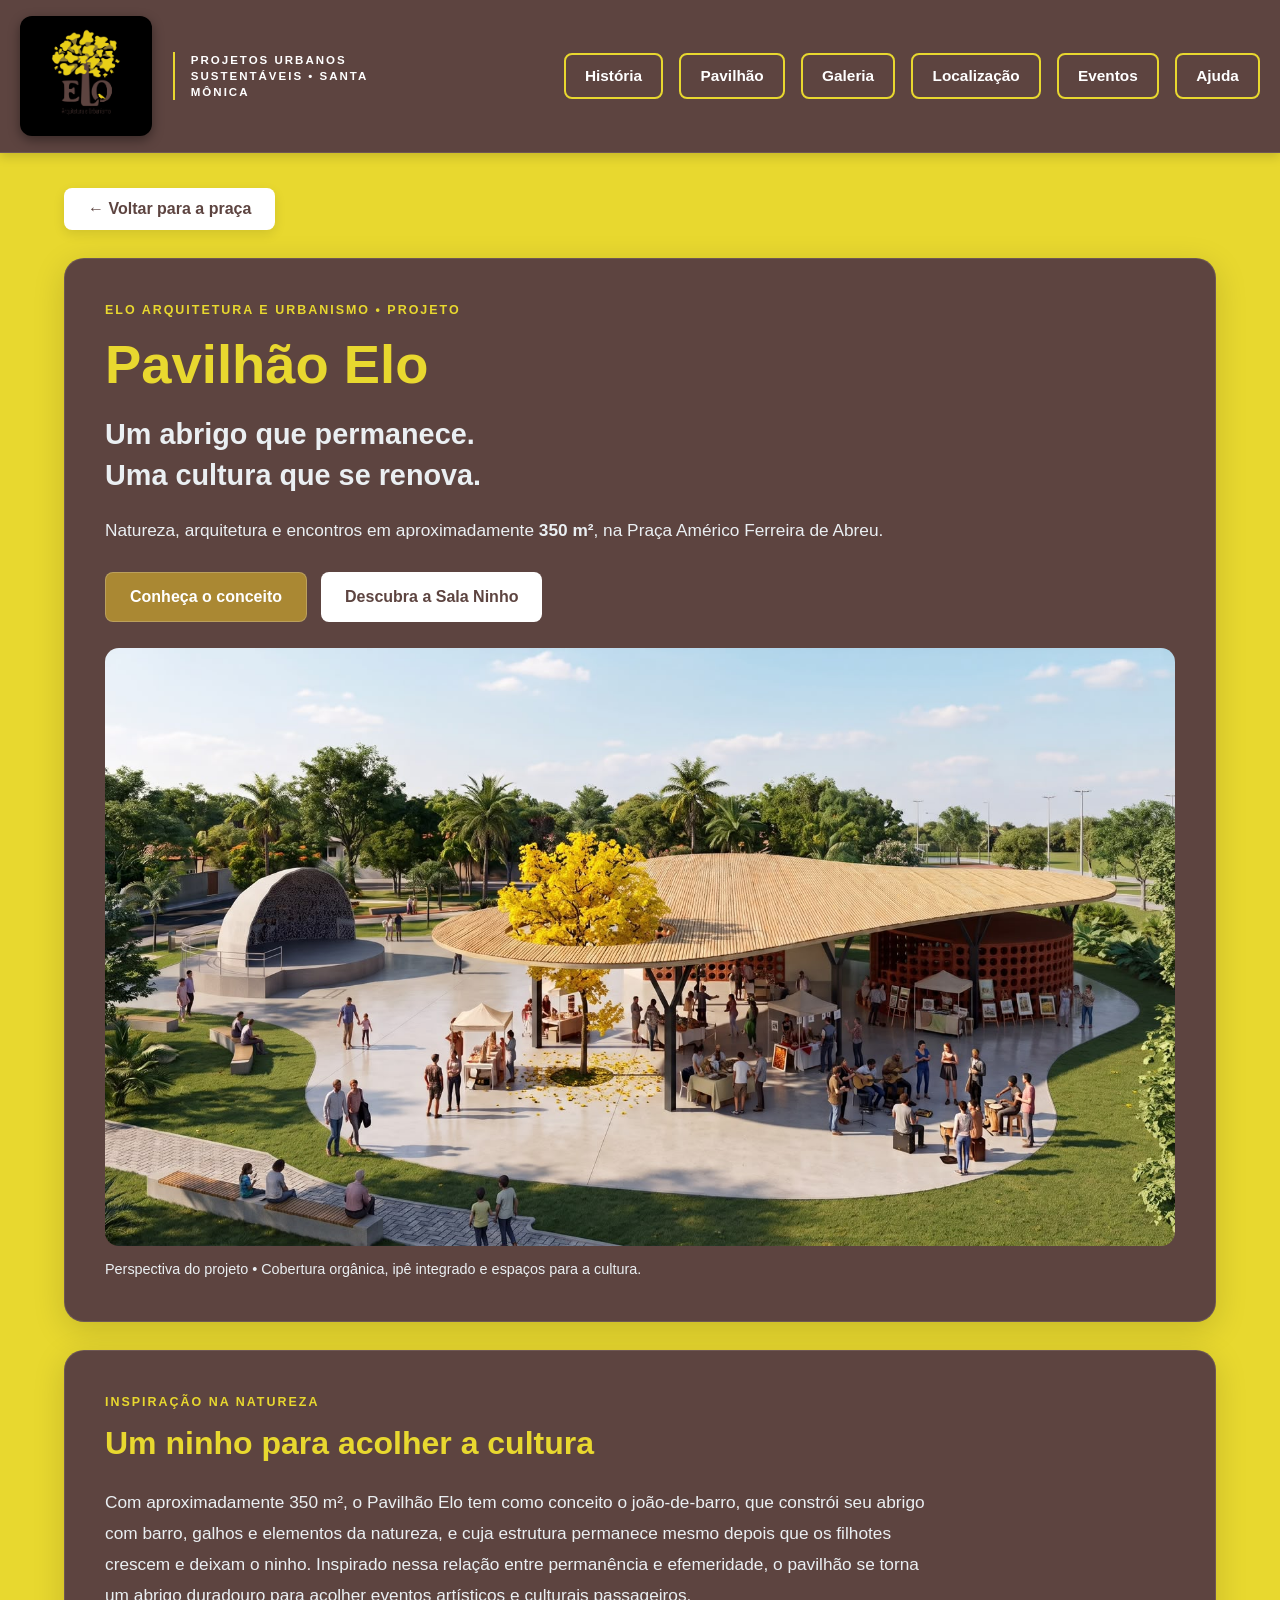
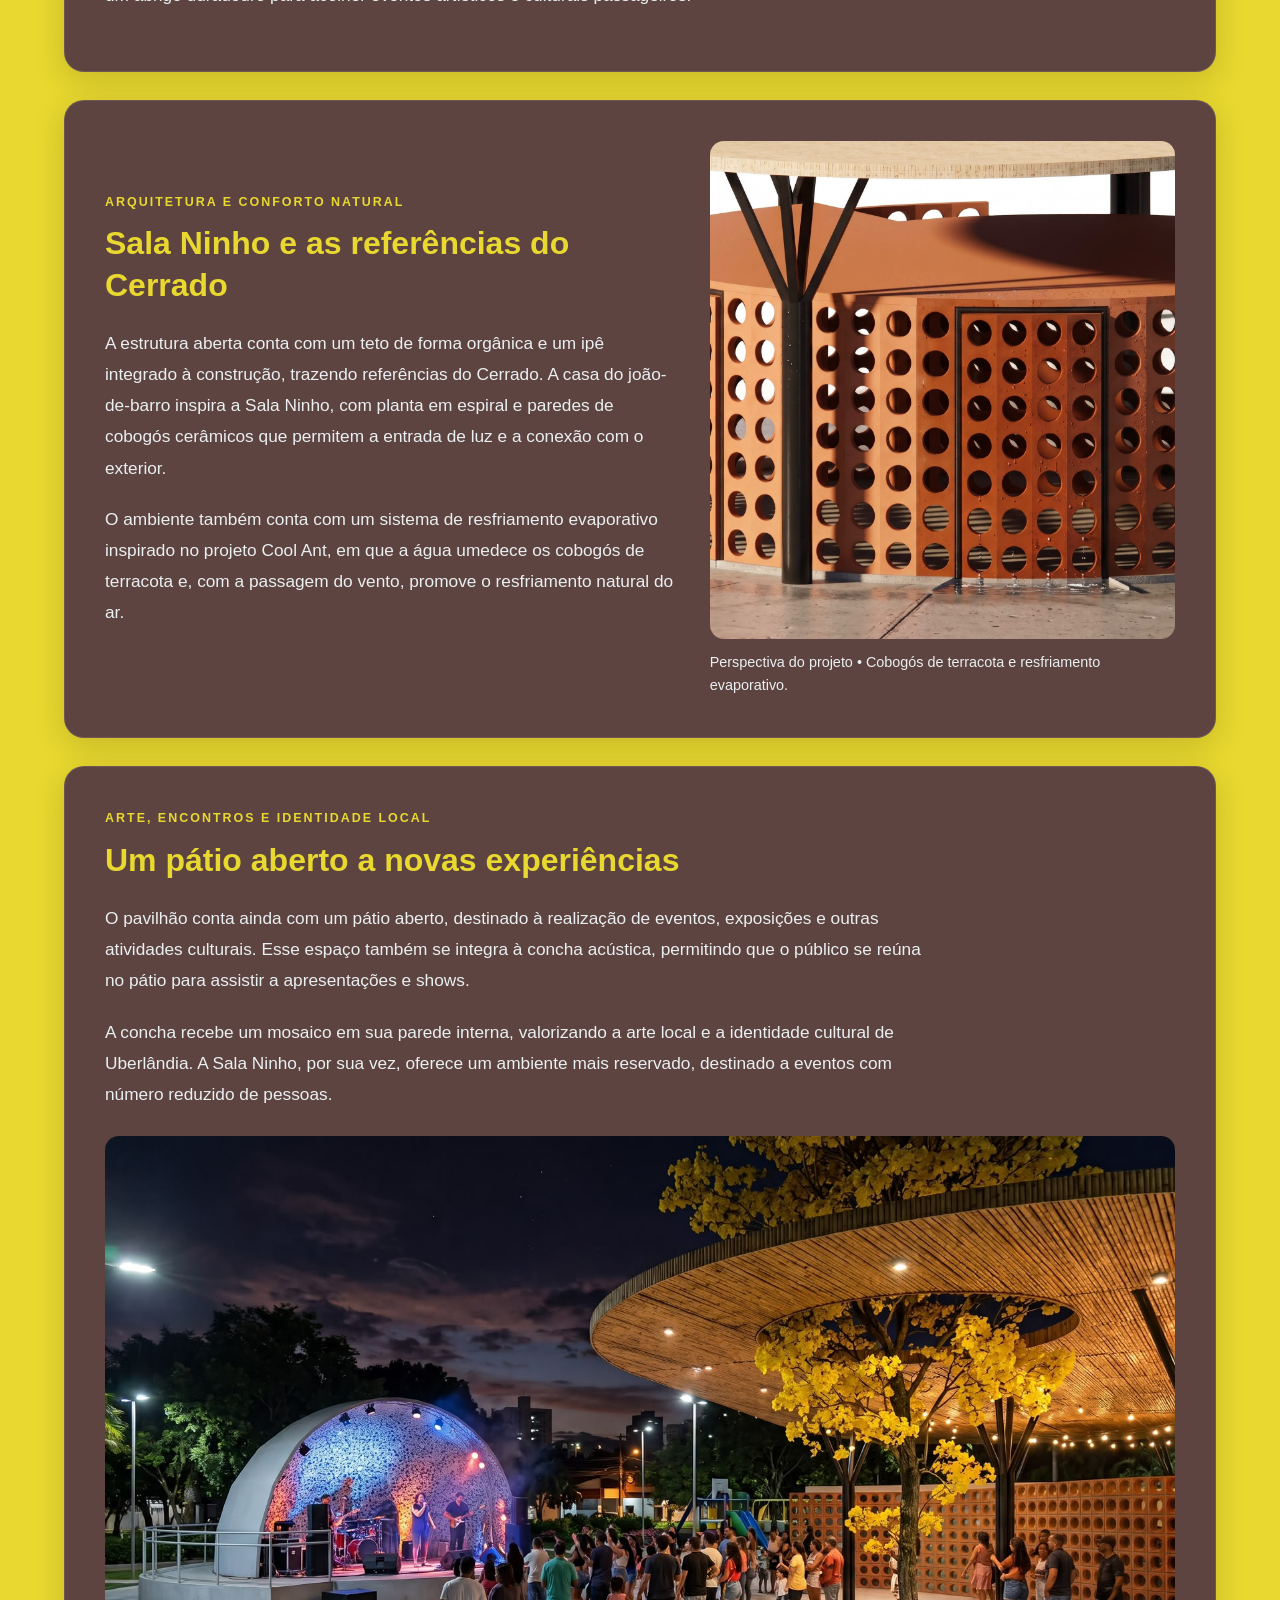
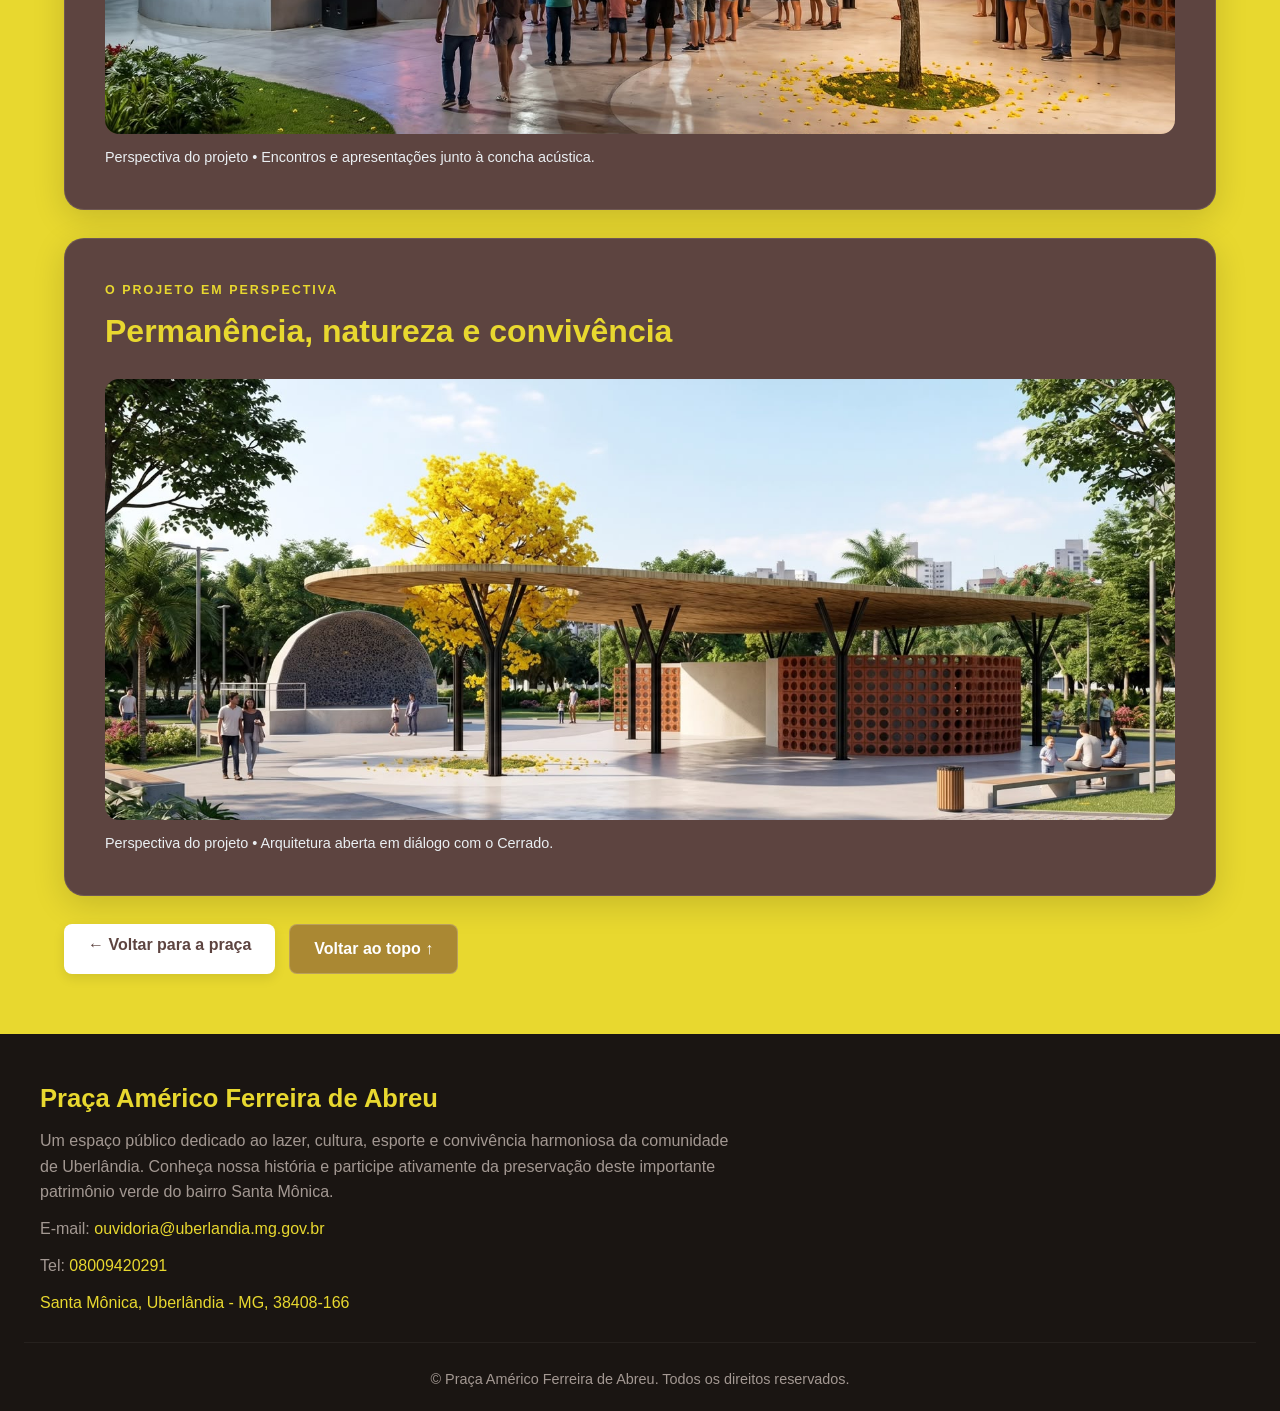
<file: pavilhao.html>
<!DOCTYPE html>
<html lang="pt-BR">

<head>
    <meta charset="UTF-8">
    <meta name="viewport" content="width=device-width, initial-scale=1.0">
    <meta name="description"
        content="Conheça o Pavilhão Elo: um projeto de aproximadamente 350 m² inspirado no joão-de-barro, com Sala Ninho, pátio cultural e concha acústica.">
    <title>Pavilhão Elo | Praça Américo Ferreira de Abreu</title>
    <link rel="stylesheet" href="pavilhao.css">
</head>

<body id="topo">
    <a class="pular-conteudo" href="#conteudo">Pular para o conteúdo</a>
    <nav class="nav-bar">
        <a class="nav-logo-link" href="#" onclick="abrirZoomLogo(event)" title="Clique para ampliar a logo">
            <img class="img-prefeitura-logo" src="assets/logo-elo.png" alt="Elo Arquitetura e Urbanismo Logo">
        </a>

        <span class="tagline-desktop">
            Projetos Urbanos Sustentáveis • Santa Mônica
        </span>

        <button id="botao-menu" class="btn-nav" type="button" aria-label="Abrir menu" aria-expanded="false"
            aria-controls="menu-principal"><svg class="icon-menu" xmlns="http://www.w3.org/2000/svg" viewBox="0 0 24 24"
                fill="none" stroke="currentColor" stroke-width="2" stroke-linecap="round" stroke-linejoin="round"
                aria-hidden="true">
                <line x1="4" y1="6" x2="20" y2="6" />
                <line x1="4" y1="12" x2="20" y2="12" />
                <line x1="4" y1="18" x2="20" y2="18" />
            </svg></button>
        <ul class="list-nav list-escondido" id="menu-principal">
            <li><a href="historia.html">História</a></li>
            <li><a href="pavilhao.html" aria-current="page">Pavilhão</a></li>
            <li><a href="index.html#galeria">Galeria</a></li>
            <li><a href="index.html#localizacao">Localização</a></li>
            <li><a href="formulario.html">Eventos</a></li>
            <li><a href="index.html#ajuda">Ajuda</a></li>
        </ul>
    </nav>
    <main class="pavilhao-main" id="conteudo">
        <a class="voltar" href="index.html#pavilhao">← Voltar para a praça</a>
        <header class="pavilhao-card apresentacao">
            <p class="etiqueta">ELO ARQUITETURA E URBANISMO • PROJETO</p>
            <h1>Pavilhão Elo</h1>
            <p class="subtitulo">Um abrigo que permanece.<br>Uma cultura que se renova.</p>
            <p>Natureza, arquitetura e encontros em aproximadamente <strong>350 m²</strong>, na Praça Américo Ferreira
                de Abreu.</p>
            <div class="atalhos"><a class="btn history" href="#conceito">Conheça o conceito</a><a class="btn"
                    href="#sala-ninho">Descubra a Sala Ninho</a></div>
            <figure class="foto-pavilhao"><a href="assets/pavilhao-vista-geral.jpg" class="ampliar-foto"
                    aria-label="Ampliar: Perspectiva geral do Pavilhão Elo com ipê, pátio e concha acústica"><img
                        src="assets/pavilhao-vista-geral.jpg"
                        alt="Perspectiva geral do Pavilhão Elo com ipê, pátio e concha acústica" loading="lazy"
                        decoding="async"></a>
                <figcaption>Perspectiva do projeto • Cobertura orgânica, ipê integrado e espaços para a cultura.
                </figcaption>
            </figure>
        </header>
        <section class="pavilhao-card" id="conceito" aria-labelledby="titulo-conceito">
            <p class="etiqueta">INSPIRAÇÃO NA NATUREZA</p>
            <h2 id="titulo-conceito">Um ninho para acolher a cultura</h2>
            <p>Com aproximadamente 350 m², o Pavilhão Elo tem como conceito o joão-de-barro, que constrói seu abrigo com
                barro, galhos e elementos da natureza, e cuja estrutura permanece mesmo depois que os filhotes crescem e
                deixam o ninho. Inspirado nessa relação entre permanência e efemeridade, o pavilhão se torna um abrigo
                duradouro para acolher eventos artísticos e culturais passageiros.</p>
        </section>
        <section class="pavilhao-card" id="sala-ninho" aria-labelledby="titulo-ninho">
            <div class="ninho-grid">
                <div>
                    <p class="etiqueta">ARQUITETURA E CONFORTO NATURAL</p>
                    <h2 id="titulo-ninho">Sala Ninho e as referências do Cerrado</h2>
                    <p>A estrutura aberta conta com um teto de forma orgânica e um ipê integrado à construção, trazendo
                        referências do Cerrado. A casa do joão-de-barro inspira a Sala Ninho, com planta em espiral e
                        paredes de cobogós cerâmicos que permitem a entrada de luz e a conexão com o exterior.</p>
                    <p>O ambiente também conta com um sistema de resfriamento evaporativo inspirado no projeto Cool Ant,
                        em que a água umedece os cobogós de terracota e, com a passagem do vento, promove o resfriamento
                        natural do ar.</p>
                </div>
                <figure class="foto-pavilhao"><a href="assets/pavilhao-cobogos.jpg" class="ampliar-foto"
                        aria-label="Ampliar: Detalhe dos cobogós de terracota com água no projeto da Sala Ninho"><img
                            src="assets/pavilhao-cobogos.jpg"
                            alt="Detalhe dos cobogós de terracota com água no projeto da Sala Ninho" loading="lazy"
                            decoding="async"></a>
                    <figcaption>Perspectiva do projeto • Cobogós de terracota e resfriamento evaporativo.</figcaption>
                </figure>
            </div>
        </section>
        <section class="pavilhao-card" id="patio-cultural" aria-labelledby="titulo-patio">
            <p class="etiqueta">ARTE, ENCONTROS E IDENTIDADE LOCAL</p>
            <h2 id="titulo-patio">Um pátio aberto a novas experiências</h2>
            <p>O pavilhão conta ainda com um pátio aberto, destinado à realização de eventos, exposições e outras
                atividades culturais. Esse espaço também se integra à concha acústica, permitindo que o público se reúna
                no pátio para assistir a apresentações e shows.</p>
            <p>A concha recebe um mosaico em sua parede interna, valorizando a arte local e a identidade cultural de
                Uberlândia. A Sala Ninho, por sua vez, oferece um ambiente mais reservado, destinado a eventos com
                número reduzido de pessoas.</p>
            <figure class="foto-pavilhao"><a href="assets/pavilhao-concha-noturna.jpg" class="ampliar-foto"
                    aria-label="Ampliar: Perspectiva noturna de apresentação musical na concha acústica e público no pátio"><img
                        src="assets/pavilhao-concha-noturna.jpg"
                        alt="Perspectiva noturna de apresentação musical na concha acústica e público no pátio"
                        loading="lazy" decoding="async"></a>
                <figcaption>Perspectiva do projeto • Encontros e apresentações junto à concha acústica.</figcaption>
            </figure>
        </section>
        <section class="pavilhao-card" aria-labelledby="titulo-perspectiva">
            <p class="etiqueta">O PROJETO EM PERSPECTIVA</p>
            <h2 id="titulo-perspectiva">Permanência, natureza e convivência</h2>
            <figure class="foto-pavilhao"><a href="assets/pavilhao-vista-frontal.jpg" class="ampliar-foto"
                    aria-label="Ampliar: Vista frontal da cobertura aberta, Sala Ninho e concha acústica"><img
                        src="assets/pavilhao-vista-frontal.jpg"
                        alt="Vista frontal da cobertura aberta, Sala Ninho e concha acústica" loading="lazy"
                        decoding="async"></a>
                <figcaption>Perspectiva do projeto • Arquitetura aberta em diálogo com o Cerrado.</figcaption>
            </figure>
        </section>
        <div class="acoes-finais"><a class="voltar" href="index.html#pavilhao">← Voltar para a praça</a><a
                class="btn history" href="#topo">Voltar ao topo ↑</a></div>
    </main>
    <footer>
        <div class="p-footer">
            <h2>Praça Américo Ferreira de Abreu</h2>
            <p>Um espaço público dedicado ao lazer, cultura, esporte e convivência harmoniosa da comunidade de
                Uberlândia. Conheça nossa história e participe ativamente da preservação deste importante patrimônio
                verde do bairro Santa Mônica.</p>
            <a href="https://mail.google.com/mail/?view=cm&fs=1&to=ouvidoria%40uberlandia.mg.gov.br" target="_blank"
                rel="noopener noreferrer" style="color: #a39892; text-decoration: none;">E-mail: <span
                    style="color: #e8d82f;">ouvidoria@uberlandia.mg.gov.br</span></a>
            <p>Tel: <span style="color: #e8d82f;">08009420291</span></p>
            <span class="informacoes">Santa Mônica, Uberlândia - MG, 38408-166</span>
        </div>
        <div class="line"></div>
        <p>© Praça Américo Ferreira de Abreu. Todos os direitos reservados.</p>
    </footer>
    <dialog id="imagem-ampliada" class="dialog-imagem" aria-label="Imagem ampliada"><button type="button"
            class="fechar-imagem" aria-label="Fechar imagem ampliada">Fechar ×</button><img alt="">
        <p></p>
    </dialog>
    <script>

        (() => {
            const botao = document.getElementById('botao-menu');
            const lista = document.getElementById('menu-principal');
            if (!botao || !lista) return;
            const fechar = () => {
                lista.classList.add('list-escondido');
                botao.setAttribute('aria-expanded', 'false');
                botao.setAttribute('aria-label', 'Abrir menu');
            };
            botao.addEventListener('click', () => {
                const aberto = lista.classList.contains('list-escondido');
                lista.classList.toggle('list-escondido', !aberto);
                botao.setAttribute('aria-expanded', String(aberto));
                botao.setAttribute('aria-label', aberto ? 'Fechar menu' : 'Abrir menu');
            });
            document.addEventListener('click', event => {
                if (!lista.contains(event.target) && !botao.contains(event.target)) fechar();
            });
            document.addEventListener('keydown', event => {
                if (event.key === 'Escape' && !lista.classList.contains('list-escondido')) {
                    fechar(); botao.focus();
                }
            });
            lista.querySelectorAll('a').forEach(link => link.addEventListener('click', fechar));
            window.matchMedia('(min-width: 1025px)').addEventListener('change', fechar);
        })();

        (() => {
            const dialog = document.getElementById('imagem-ampliada');
            const imagem = dialog.querySelector('img');
            const legenda = dialog.querySelector('p');
            let overflowAnterior = '';
            function abrir(src, alt, descricao) {
                imagem.src = src; imagem.alt = alt; legenda.textContent = descricao;
                overflowAnterior = document.body.style.overflow;
                dialog.showModal(); document.body.style.overflow = 'hidden';
            }
            window.abrirZoomLogo = event => {
                event.preventDefault(); const logo = event.currentTarget.querySelector('img');
                abrir(logo.src, logo.alt, 'Elo Arquitetura e Urbanismo');
            };
            document.querySelectorAll('.ampliar-foto').forEach(link => link.addEventListener('click', event => {
                event.preventDefault(); abrir(link.href, link.querySelector('img').alt, link.closest('figure').querySelector('figcaption').textContent);
            }));
            dialog.querySelector('button').addEventListener('click', () => dialog.close());
            dialog.addEventListener('click', event => {
                if (event.target === dialog) {
                    const r = dialog.getBoundingClientRect();
                    if (event.clientX < r.left || event.clientX > r.right || event.clientY < r.top || event.clientY > r.bottom) dialog.close();
                }
            });
            dialog.addEventListener('close', () => { document.body.style.overflow = overflowAnterior; });
        })();
    </script>
</body>

</html>
</file>
<file: style.css>
* {
    margin: 0;
    padding: 0;
    box-sizing: border-box;
    border: none;
    list-style: none;
    text-decoration: none;
}

body {
    font-family: 'Segoe UI', Roboto, Helvetica, Arial, sans-serif;
    background-color: #e8d82f; /* Fundo geral do site: Ipê Amarelo */
    background-size: 24px 24px;
    color: #1a2421;
    overflow-x: hidden; 
    scroll-behavior: smooth; 
}

.container {
    width: 100%;
    /* max-width: 1200px; */
    margin: 0 auto;
    /* padding: 0 20px; */
}

.line {
    width: 100%;
    height: 1px;
    background-color: rgba(255, 255, 255, 0.15); 
    margin: 40px 0;
}

/* Barra de Navegação Superior Escura */
.nav-bar {
    display: flex;
    flex-direction: row;
    justify-content: space-between;
    padding: 15px 20px;
    align-items: center;
    background-color: #5d4440; /* Fundo: Tronco do Ipê */
    border-bottom: 1px solid rgba(255,255,255,0.1);
    box-shadow: 0 4px 10px rgba(0,0,0,0.15);
    position: sticky;
    width: 100%;
    top: 0;
    z-index: 100;
}

/* Caixa Preta com Destaque Clicável para a Logo */
.nav-logo-link {
    display: flex;
    align-items: center;
    background-color: #000000; /* Fundo preto sólido atrás da logo */
    padding: 8px 14px;         /* Espaçamento interno para a marca respirar */
    border-radius: 12px;       /* Cantos arredondados sutis */
    box-shadow: 0 4px 12px rgba(0, 0, 0, 0.4); /* Sombra para ressaltar do fundo marrom */
    transition: transform 0.2s ease, box-shadow 0.2s ease;
    cursor: zoom-in; /* Ícone de lupa indicando que é clicável */
}

.nav-logo-link:hover {
    transform: scale(1.03);
    box-shadow: 0 6px 16px rgba(0, 0, 0, 0.5);
}

.img-prefeitura-logo {
    width: 110px; 
    height: auto;
    display: block;
}

.list-nav {
    position: fixed;
    top: 0px;
    right: 0;
    display: flex;
    flex-direction: column;
    width: min(200px, 100vw);
    height: 100vh;
    padding: 20px;
    box-sizing: border-box;
    z-index: 1000;
    background-color: rgba(93, 68, 64, 0.95); 
    backdrop-filter: blur(12px);
    -webkit-backdrop-filter: blur(12px);
    z-index: 10;
    gap: 20px;
}

.list-escondido {
    display: none; 
}

.list-nav a {
    color: #ffffff;
    width: 100%;
    padding: 10px 0;
    font-size: 1.1rem;
    font-weight: 500;
    border-bottom: none;
    cursor: pointer;
    transition: opacity 0.2s;
}

.list-nav a:hover {
    opacity: 0.8;
}

.btn-nav {
    background-color: transparent;
    width: 50px;
    height: 50px;
    cursor: pointer;
    color: #e8d82f;
}

.banner {
    background-image: linear-gradient(rgba(93, 68, 64, 0.3), rgba(93, 68, 64, 0.5)), url(./assets/img-banner.jpg);
    background-size: cover;
    background-position: center;
    background-repeat: no-repeat;
    padding: 70px 40px; 
    display: flex;
    flex-direction: column;
    align-items: start;
    gap: 20px;
    min-height: 320px;
    justify-content: center;
}

#p-banner {
    font-size: 12px;
    font-weight: 700;
    color: #ffffff;
    letter-spacing: 2px;
}

.banner h1, .banner h3 {
    color: #ffffff;
    text-shadow: 0 2px 4px rgba(0,0,0,0.2); 
}

.banner h1 {
    font-size: 2.5rem;
}

.title-banner strong {
    color: #fff;
    font-weight: 800;
}

.banner h3 {
    font-size: 1.1rem;
    font-weight: 400;
    max-width: 600px;
    opacity: 0.9;
}

.conteiner-btn {
    display: flex;
    gap: 15px;
    margin-top: 10px;
}

.btn {
    padding: 12px 24px;
    font-weight: 600;
    border-radius: 8px;
    cursor: pointer;
    transition: all 0.2s;
    background-color: #ffffff;
    color: #5d4440;
}

.btn.history {
    background-color: #aa8833;
    color: #ffffff;
    border: 1px solid rgba(255,255,255,0.2);
}

.btn:hover {
    transform: translateY(-2px);
    box-shadow: 0 4px 12px rgba(0,0,0,0.1);
}

/* Seção Sobre a Praça */
#historia {
    display: flex;
    flex-direction: row;
    align-items: center;
    justify-content: space-between;
    gap: 40px;
    padding: 50px 30px;
    max-width: 1200px;
    margin: 30px auto;
    background-color: #5d4440; 
    border: 1px solid rgba(255, 255, 255, 0.1);
    border-radius: 20px;
    box-shadow: 0 8px 32px rgba(0, 0, 0, 0.15);
}

.conteiner-paragrafo {
    flex: 1;
}

#historia h2 {
    font-size: 2rem;
    color: #e8d82f; 
    margin-bottom: 20px;
}

#historia p {
    font-size: 1.1rem;
    line-height: 1.6;
    color: #eaeff2; 
    margin-bottom: 24px;
}

.saiba-mais {
    background-color: #aa8833;
    color: white;
    padding: 12px 24px;
    border-radius: 6px;
    font-weight: 600;
    cursor: pointer;
    transition: background 0.2s;
}

.saiba-mais:hover {
    background-color: #e8d82f;
    color: #5d4440;
}

.conteiner-img-praca {
    flex: 1;
    display: flex;
    justify-content: center;
}

#img-praca {
    width: 100%;
    max-width: 450px;
    height: auto;
    border-radius: 14px;
    box-shadow: 0 8px 24px rgba(0,0,0,0.2);
}

/*Seção Galeria*/
.eventos-section {
    max-width: 1200px;
    margin: 35px auto;
    padding: 30px;
    background: #5d4440; 
    border-radius: 20px;
    border: 1px solid rgba(255,255,255,0.1); 
    box-shadow: 0 8px 32px rgba(0, 0, 0, 0.15);
}

.cotainer-galery {
    display: flex;
    justify-content: center;
    flex-direction: column;
    align-items: center;
}
.eventos-section h2 {
    font-size: 2rem;
    color: #e8d82f; 
    margin: 10px 0;
}

.agenda-aviso, .formulario-intro, .formulario-nota {
    color: #eaeff2;
    line-height: 1.6;
}

.agenda-aviso {
    margin-bottom: 22px;
}

.eventos-section ul {
    list-style-type: disc;
    padding-left: 20px;
    margin-top: 15px;
}

.eventos-section li {
    color: #eaeff2;
    margin-bottom: 12px;
    line-height: 1.6;
}

.eventos-section li strong {
    color: #e8d82f; 
}

.eventos-section, .btn-galeria {
    margin-top: 20px;

}
.btn-galeria {
    display: inline-flex;
    align-items: center; 
    justify-content: center;
    gap: 8px;
    background-color: #aa8833;
    border: 1px solid rgba(255, 255, 255, 0.2);
    color: #ffffff;
    text-decoration: none;
    padding: 10px 20px;    
    width: 200px;
}


.btn-galeria:hover {
    color: #ffffff;
    background-color: #947528;
}

/*Seção Galeria*/

/* Seção Uso Comunitário e Eventos */
.btn-filtro {
    padding: 10px 20px; 
    font-size: 0.9rem; 
    border: 2px solid #e8d82f; 
    background: #5d4440; 
    color: #e8d82f  ; 
    font-weight: 700; 
    border-radius: 8px; 
    cursor: pointer;
}

.btn-filtro:hover {
    background: #e8d82f;
    border: 2px solid #5d4440;
    color: #5d4440;
}




.evento-banner {
    position: relative;
    min-height: 320px;
    border-radius: 20px;
    overflow: hidden;
    display: flex;
    align-items: center;
    padding: 40px;
    background: var(--foto-evento, url('assets/img-banner.jpg')) center/cover no-repeat;
    color: white;
}

.evento-banner h3 {
    font-size: clamp(1.6rem, 4vw, 2.5rem);
    margin: 12px 0;
    overflow-wrap: anywhere;
    text-shadow: 0 2px 8px rgba(0,0,0,0.8); 
}

.evento-banner p {
    line-height: 1.8;
    overflow-wrap: anywhere;
    text-shadow: 0 2px 8px rgba(0,0,0,0.8);
}

.evento-tag {
    letter-spacing: 2px;
    font-size: .8rem;
    font-weight: 700;
    color: #e8d82f;
    text-shadow: 0 2px 8px rgba(0,0,0,0.8);
}

.carrossel-controles {
    display: flex;
    align-items: center;
    justify-content: center;
    gap: 18px;
    margin-top: 16px;
}

.carrossel-controles button {
    padding: 10px 15px;
    border-radius: 8px;
    background: #fff;
    color: #5d4440;
    cursor: pointer;
}

.evento-cta {
    display: inline-block;
    margin-top: 24px;
}
/* Seção Uso Comunitário e Eventos */

/* Seção Localização */
.localizacao {
    max-width: 1200px;
    margin: 35px auto;
    padding: 30px;
    background: #5d4440; 
    border-radius: 20px;
    border: 1px solid rgba(255,255,255,0.1); 
    box-shadow: 0 8px 32px rgba(0, 0, 0, 0.15);
    text-align: center;
}

.p-localizacao, .p-ajuda {
    font-size: 0.85rem;
    font-weight: 700;
    color: #e8d82f; 
    letter-spacing: 1.5px;
    margin-bottom: 8px;
}

.localizacao h2 {
    font-size: 2rem;
    color: #ffffff; 
    margin-bottom: 30px;
}

.localizacao h3 {
    color: #e8d82f;
    margin-top: 25px;
    margin-bottom: 10px;
}

.localizacao p {
    color: #eaeff2;
    line-height: 1.6;
}

.localizacao p strong {
    color: #e8d82f;
}

.conteiner-localizacao-mapa-seguro {
    width: 100%;
    height: 400px;
    border-radius: 20px;
    display: flex;
    align-items: center;
    justify-content: center;
    box-shadow: 0 8px 24px rgba(0,0,0,0.2);
}

.mapa-overlay-content {
    background-color: rgba(255, 255, 255, 0.95);
    padding: 35px 25px;
    border-radius: 14px;
    box-shadow: 0 10px 25px rgba(0,0,0,0.3);
    max-width: 480px;
    border: 1px solid rgba(255,255,255,0.6);
    display: flex;
    flex-direction: column;
    align-items: center;
    gap: 12px;
}

.mapa-icone-pin {
    animation: bounce 2s infinite;
}

@keyframes bounce {
    0%, 100% { transform: translateY(0); }
    50% { transform: translateY(-8px); }
}

.mapa-overlay-content h3 {
    font-size: 1.3rem;
    color: #aa8833;
    font-weight: 700;
}

.mapa-overlay-content p {
    font-size: 0.95rem;
    color: #4a5551;
    line-height: 1.5;
    text-align: center;
}

.btn-abrir-mapa-real {
    background-color: #aa8833;
    color: #ffffff;
    padding: 12px 24px;
    border-radius: 8px;
    font-weight: 600;
    font-size: 0.95rem;
    display: inline-flex;
    align-items: center;
    gap: 8px;
    transition: all 0.2s ease;
    cursor: pointer;
    margin-top: 5px;
}

.btn-abrir-mapa-real:hover {
    background-color: #5d4440;
    transform: translateY(-2px);
}
/* Seção Localização */

/* Seção Ajuda / Ouvidoria */
.ajuda {
    padding: 60px 20px;
    max-width: 800px;
    margin: 40px auto;
    text-align: center;
    background-color: #5d4440; 
    border: 1px solid rgba(255, 255, 255, 0.1);
    border-radius: 20px;
    box-shadow: 0 8px 32px rgba(0, 0, 0, 0.15);
}

.ajuda h2 {
    font-size: 2rem;
    color: #ffffff;
    margin-bottom: 30px;
}

.ajuda p {
    font-size: 1.1rem;
    margin-bottom: 24px;
    color: #eaeff2;
}

.ajuda button {
    background-color: #ffffff;
    color: #5d4440;
    border: 1px solid rgba(255, 255, 255, 0.2);
    padding: 14px 28px;
    border-radius: 8px;
    font-weight: 600;
    margin: 8px;
    cursor: pointer;
    transition: all 0.2s;
}

.ajuda button:hover {
    background-color: #aa8833;
    color: #ffffff;
}

/* Rodapé */
footer {
    background-color: #1a1512;
    color: #ffffff;
    padding: 50px 20px 20px 20px;
    margin-top: 80px;
}

.p-footer {
    max-width: 1200px;
    margin: 0 auto;
    display: flex;
    flex-direction: column;
    gap: 15px;
    margin-bottom: 30px;
}

footer h2 {
    color: #e8d82f;
    font-size: 1.6rem;
}

footer p {
    color: #a39892;
    line-height: 1.6;
    max-width: 700px;
}

.informacoes {
    max-width: 1200px;
    margin: 0 auto;
    color: #e8d82f;
    font-weight: 500;
}

footer .line {
    background-color: rgba(255, 255, 255, 0.05);
    margin: 25px 0;
}

footer > p {
    text-align: center;
    font-size: 0.9rem;
    color: #635853;
}

/* Formulário de Eventos */
.formulario-main {max-width:850px;margin:35px auto;padding:0 20px;}
.formulario-card {padding:40px;background:#5d4440;border:1px solid rgba(255,255,255,0.1);border-radius:20px;box-shadow:0 8px 32px rgba(0,0,0,0.15);}
.formulario-card h1 {color:#e8d82f;font-size:clamp(1.8rem,4vw,2.4rem);margin:10px 0 16px;}
.campo {display:flex;flex-direction:column;gap:8px;margin-bottom:22px;min-width:0;flex:1;}
.campo label {font-weight:600;color:#e8d82f;}
.campo input,.campo select {width:100%;min-width:0;padding:14px;border:1px solid #cad1cb;border-radius:8px;background:#fff;color:#1a2421;font:inherit;}
.campo small {color:#eaeff2;}
.horarios {display:flex;flex-direction:row;gap:20px;}
.form-acoes {display:flex;gap:12px;}

/* Suporte Inicial Oculto para a Tagline */
.tagline-desktop {
    display: none;
}

/* Lightbox Modal de Ampliação / Zoom */
.modal-zoom {
    position: fixed;
    inset: 0;
    z-index: 5000; 
    background-color: rgba(0, 0, 0, 0.9); 
    display: flex;
    align-items: center;
    justify-content: center;
    padding: 20px;
    cursor: zoom-out;
    backdrop-filter: blur(8px);
    -webkit-backdrop-filter: blur(8px);
    animation: fadeInModal 0.25s ease-out;
}

.img-zoom-conteudo {
    max-width: min(550px, 90vw);
    max-height: 80vh;
    object-fit: contain;
    background-color: #000000; 
    padding: 30px;
    border-radius: 20px;
    border: 1px solid rgba(232, 216, 47, 0.2); 
    box-shadow: 0 20px 50px rgba(0, 0, 0, 0.6);
    cursor: default;
    animation: zoomInImagem 0.3s cubic-bezier(0.34, 1.56, 0.64, 1);
}

.fechar-zoom {
    position: absolute;
    top: 25px;
    right: 35px;
    color: #e8d82f; 
    font-size: 45px;
    font-weight: bold;
    cursor: pointer;
    transition: transform 0.2s, opacity 0.2s;
    user-select: none;
}

.fechar-zoom:hover {
    transform: scale(1.1);
    opacity: 0.8;
}

@keyframes fadeInModal {
    from { opacity: 0; }
    to { opacity: 1; }
}

@keyframes zoomInImagem {
    from { transform: scale(0.7); opacity: 0; }
    to { transform: scale(1); opacity: 1; }
}

/* Telas Maiores: Botões com Contornos Amarelos e Ajuste Fino da Frase */




/* Botões do header: alinhamento e tamanho consistentes. */
.banner .conteiner-btn {
    display: flex;
    flex-wrap: wrap;
    align-items: stretch;
    gap: 12px;
    width: 100%;
    margin-top: 10px;
}

.banner .conteiner-btn > a.btn {
    display: inline-flex;
    align-items: center;
    justify-content: center;
    flex: 0 1 auto;
    min-width: 148px;
    min-height: 48px;
    padding: 14px 20px;
    border-radius: 8px;
    box-sizing: border-box;
    font: inherit;
    font-weight: 600;
    line-height: 1.4;
    text-align: center;
    text-decoration: none;
    white-space: nowrap;
    background-color: #ffffff;
    color: #5d4440;
}

.banner .conteiner-btn > a.btn.history {
    background-color: #aa8833;
    color: #ffffff;
}

.banner .conteiner-btn > a.btn:focus-visible {
    outline: 3px solid #e8d82f;
    outline-offset: 4px;
}

@media (max-width: 480px) {
    .banner .conteiner-btn {
        flex-direction: column;
        align-items: stretch;
    }

    .banner .conteiner-btn > a.btn {
        flex: none;
        width: 100%;
        min-width: 0;
    }
}
</file>
<file: tablet.css>
@media (max-width: 768px) {
    #historia { 
        flex-direction: column; 
        text-align: center; 
        margin: 15px; 
    }
    .banner h1 { 
        font-size: 1.8rem; 
    }
    .conteiner-localizacao-mapa-seguro { 
        height: 320px; 
    }
    .ajuda button { 
        width: 100%; 
        margin: 8px 0; 
    }
    .horarios { 
        flex-direction: column; 
        gap: 0; 
    }
    .fechar-zoom { 
        top: 15px; 
        right: 25px; 
        font-size: 35px; 
    }
    .img-zoom-conteudo { 
        padding: 15px; 
    }
}

[hidden], .caixa-oculta { display: none !important; }
</file>
<file: notebook.css>
@media (min-width: 1024px) {
    #botao-menu { display: none; }
    .list-nav, .list-escondido, .list-nav li {
        display: flex;
        flex-direction: row;
        align-items: center;
        justify-content: space-between;
        gap: 24px;
        background: transparent;
        box-shadow: none;
        position: static;
        width: auto;
        height: auto;
        margin: 0;
        padding: 0;
        list-style: none;
    }
    .list-nav li {
        display: inline-block;
        padding: 10px 20px;
        border-radius: 8px;
        color: #e8d82f; 
        border: 2px solid #e8d82f; 
        font-weight: 600;
        transition: all 0.2s ease;
    }
    .list-nav li:hover {
        background-color: #e8d82f;
        color: #5d4440; 
        transform: translateY(-2px);
    }
    
    /* LAPIDAÇÃO DA TAGLINE: Estilo Corporativo Sofisticado */
    .tagline-desktop {
        display: block !important;
        color: #ffffff;
        font-size: 0.78rem;
        font-weight: 700;
        letter-spacing: 2.2px;
        text-transform: uppercase; /* Passa o texto para caixa alta elegante */
        padding-left: 16px;
        border-left: 3px solid #e8d82f; /* Borda esquerda no tom Ipê Amarelo */
        text-shadow: 0 2px 4px rgba(0, 0, 0, 0.4);
        max-width: 400px;
        line-height: 1.4;
    }
}
</file>
<file: anuncio.css>
/* Faixa de eventos acima da navegação. */
#anuncio {
    display:flex; align-items:center; gap:8px; width:100%; height:36px;
    background:#e8d82f; color:#5d4440; border-bottom:1px solid #5d444033;
    padding:0 12px; overflow:hidden; box-sizing:border-box;
}
.anuncio-janela { display:block; flex:1; min-width:0; overflow:hidden; color:inherit; text-decoration:none; }
.anuncio-trilha { display:flex; width:max-content; white-space:nowrap; will-change:transform; }
.anuncio-grupo { display:flex; flex:none; align-items:center; white-space:nowrap; }
.anuncio-item { display:inline-flex; align-items:center; flex:none; padding:0 24px 0 0; font-size:13px; line-height:36px; font-weight:600; color:#5d4440; }
.anuncio-item::after { content:'•'; padding-left:24px; color:#5d4440; }
.anuncio-animado .anuncio-trilha { animation:anuncio-deslizar var(--anuncio-duracao,35s) linear infinite; }
#anuncio.anuncio-pausado .anuncio-trilha,
#anuncio:hover .anuncio-trilha,
#anuncio:focus-within .anuncio-trilha { animation-play-state:paused; }
.anuncio-pausa { flex:none; height:28px; min-width:62px; padding:0 8px; border:1px solid #5d444066; border-radius:6px; background:transparent; color:#5d4440; font:600 12px 'Segoe UI',sans-serif; cursor:pointer; }
.anuncio-pausa[hidden] { display:none; }
.anuncio-janela:focus-visible,.anuncio-pausa:focus-visible { outline:2px solid #5d4440; outline-offset:1px; }
@keyframes anuncio-deslizar { from { transform:translateX(0); } to { transform:translateX(-50%); } }
@media(prefers-reduced-motion:reduce) {
    .anuncio-animado .anuncio-trilha { animation:none; transform:none; }
    .anuncio-janela { overflow-x:auto; scrollbar-width:none; }
    .anuncio-janela::-webkit-scrollbar { display:none; }
    .anuncio-item { font-size:12px; }
}
</file>
<file: formulario.css>
/* Formulário de eventos — Praça Américo Ferreira de Abreu */
:root {
    --amarelo:#e8d82f;
    --marrom:#5d4440;
    --dourado:#aa8833;
    --texto:#eaeff2;
}
* { margin:0; padding:0; box-sizing:border-box; }
html { scroll-behavior:smooth; }
body { font-family:'Segoe UI',Roboto,Helvetica,Arial,sans-serif; background:var(--amarelo); color:#1a2421; min-height:100vh; }
a { text-decoration:none; }
button,input,select,textarea { font:inherit; }
button,a,input,select,textarea { -webkit-tap-highlight-color:transparent; }
button { cursor:pointer; }
.container { width:100%; margin:0 auto; }
/* Navegação compacta até 1024 px. */
.nav-bar { display:flex; justify-content:space-between; align-items:center; gap:20px; padding:15px 20px; position:sticky; top:0; width:100%; z-index:100; background:var(--marrom); border-bottom:1px solid #ffffff1a; box-shadow:0 4px 10px #00000026; }
.nav-logo-link { display:flex; align-items:center; background:#000; padding:8px 14px; border-radius:12px; box-shadow:0 4px 12px #0006; cursor:zoom-in; transition:transform .2s; flex-shrink:0; }
.nav-logo-link:hover { transform:scale(1.03); }
.img-prefeitura-logo { display:block; width:110px; height:auto; }
.tagline-desktop { display:none; }
.btn-nav { width:60px; min-height:48px; padding:8px; background:transparent; color:var(--amarelo); border:1px solid var(--amarelo); border-radius:8px; font-weight:700; }
.icon-menu { width:30px; height:30px; display:block; margin:auto; }
.list-nav { position:absolute; top:100%; right:0; display:flex; flex-direction:column; gap:8px; width:min(260px,100vw); max-height:calc(100dvh - 160px); overflow-y:auto; padding:20px; list-style:none; background:rgba(93,68,64,.98); border-radius:0 0 0 14px; box-shadow:0 12px 24px #0003; }
.list-nav a { display:block; color:#fff; padding:12px; border-radius:8px; font-size:1rem; font-weight:600; }
.list-nav a:hover { background:#ffffff14; }
.list-escondido { display:none; }
/* Conteúdo e campos. */
.formulario-main { width:100%; max-width:850px; margin:35px auto 60px; padding:0 20px; }
.voltar { display:inline-flex; padding:12px 24px; background:#fff; color:var(--marrom); border-radius:8px; font-weight:600; box-shadow:0 4px 12px #0000001a; transition:transform .2s; }
.voltar:hover { transform:translateY(-2px); }
.formulario-card { padding:40px; background:var(--marrom); color:var(--texto); border:1px solid #ffffff1a; border-radius:20px; box-shadow:0 8px 32px #00000026; }
.formulario-card h1 { color:var(--amarelo); font-size:clamp(1.8rem,4vw,2.4rem); line-height:1.25; margin:0 0 16px; }
.formulario-intro { color:var(--texto); font-size:1.05rem; line-height:1.7; margin-bottom:30px; }
#form-evento { width:100%; }
.campo { display:flex; flex-direction:column; gap:9px; min-width:0; flex:1; margin-bottom:22px; }
.campo label { color:var(--amarelo); font-weight:600; line-height:1.5; }
.campo input,.campo select,.campo textarea { width:100%; min-width:0; min-height:50px; padding:13px 14px; border:1px solid #cad1cb; border-radius:8px; background:#fff; color:#1a2421; color-scheme:light; transition:border-color .2s,box-shadow .2s; }
.campo input::placeholder,.campo textarea::placeholder { color:#69716d; opacity:1; }
.campo input:hover,.campo select:hover { border-color:var(--dourado); }
.campo input:focus,.campo select:focus,.campo textarea:focus { outline:2px solid var(--amarelo); outline-offset:3px; border-color:var(--amarelo); box-shadow:0 0 0 5px #e8d82f1a; }
.campo input:disabled { background:#e3e4df; color:#6c706b; cursor:not-allowed; }
.campo small { color:var(--texto); line-height:1.6; }
.horarios { display:flex; gap:20px; }
.formulario-nota { font-size:.92rem; line-height:1.75; padding:18px 20px; margin:4px 0 24px; background:#00000026; border-left:3px solid var(--amarelo); border-radius:10px; color:var(--texto); }
.form-acoes { display:flex; flex-wrap:wrap; align-items:stretch; gap:12px; }
.btn { display:inline-flex; align-items:center; justify-content:center; text-align:center; gap:8px; min-height:48px; padding:12px 24px; border:1px solid transparent; border-radius:8px; background:#fff; color:var(--marrom); font-weight:600; line-height:1.4; transition:background .2s,transform .2s,box-shadow .2s; }
.btn.history { background:var(--dourado); color:#fff; border-color:#ffffff33; }
.btn:hover { transform:translateY(-2px); box-shadow:0 4px 12px #0003; background:#f4f0df; }
.btn.history:hover { background:#947528; }
.btn:disabled { opacity:.6; cursor:wait; transform:none; }
/* Estados controlados pelo formulario.js. */
.caixa-oculta { display:none!important; }
#form-erro { margin-bottom:20px; padding:14px 18px; border:1px solid #ffb8ab; background:#fff0ec; color:#802c20; border-radius:8px; line-height:1.6; }
.mensagem-erro { position:fixed; bottom:24px; left:50%; transform:translateX(-50%); z-index:6000; width:min(560px,calc(100% - 32px)); max-height:50dvh; overflow:auto; background:#fff0ec; color:#802c20; border:1px solid #b95b48; border-left:5px solid #a43d2b; border-radius:12px; padding:20px 24px; box-shadow:0 12px 35px #0004; line-height:1.7; cursor:pointer; }
.fundo-confirmacao { position:fixed; inset:0; z-index:2000; display:flex; align-items:center; justify-content:center; padding:24px; overflow:auto; background:#000b; backdrop-filter:blur(6px); }
.caixa-confirmacao { width:100%; max-width:600px; max-height:calc(100dvh - 48px); overflow:auto; padding:34px; background:var(--marrom); color:var(--texto); border:1px solid #e8d82f66; border-radius:20px; box-shadow:0 20px 60px #0006; }
.caixa-confirmacao h2 { color:var(--amarelo); font-size:clamp(1.4rem,4vw,1.8rem); margin-bottom:16px; line-height:1.3; }
.caixa-confirmacao p { line-height:1.75; margin-bottom:22px; }
#aviso-armazenamento:empty { display:none; }
#aviso-armazenamento:not(:empty) { background:#fff0ec; color:#802c20; padding:14px; border-radius:8px; }
/* Ampliação da logo existente no HTML. */
.modal-zoom { position:fixed; inset:0; z-index:5000; display:flex; align-items:center; justify-content:center; padding:70px 20px 24px; background:#000e; backdrop-filter:blur(8px); cursor:zoom-out; }
.img-zoom-conteudo { max-width:min(550px,90vw); max-height:75dvh; width:auto; height:auto; object-fit:contain; background:#000; border:1px solid #e8d82f33; border-radius:20px; padding:24px; box-shadow:0 20px 50px #0009; cursor:default; }
.fechar-zoom { position:absolute; top:16px; right:28px; font-size:45px; line-height:1; font-weight:700; color:var(--amarelo); cursor:pointer; padding:5px; }
.line { height:1px; background:#ffffff26; margin:35px 0; }
a:focus-visible,button:focus-visible { outline:3px solid var(--amarelo); outline-offset:4px; }
.voltar:focus-visible { outline-color:var(--marrom); }
/* Navbar horizontal em telas maiores de 1024 px. */
@media(min-width:1025px) {
    .nav-bar { display:grid; grid-template-columns:auto minmax(150px,220px) minmax(0,1fr); gap:clamp(16px,2vw,28px); padding:16px 20px; }
    .tagline-desktop { display:block; padding-left:16px; border-left:2px solid var(--amarelo); color:#fff; font-size:.78rem; line-height:1.4; font-weight:800; letter-spacing:2px; text-transform:uppercase; }
    .btn-nav { display:none; }
    .list-nav,.list-nav.list-escondido { display:flex; position:static; flex-direction:row; justify-content:flex-end; align-items:center; gap:clamp(10px,1.6vw,24px); width:100%; max-height:none; padding:0; overflow:visible; background:transparent; border-radius:0; box-shadow:none; }
    .list-nav a { display:flex; align-items:center; justify-content:center; padding:12px clamp(12px,1.6vw,24px); border:2px solid var(--amarelo); border-radius:8px; color:#fff; font-size:clamp(.85rem,1.15vw,1rem); font-weight:700; white-space:nowrap; }
    .list-nav a:hover { background:var(--amarelo); color:var(--marrom); }
}
@media(max-width:600px) {
    .nav-bar { padding:12px 16px; }
    .img-prefeitura-logo { width:85px; }
    .formulario-main { padding:0 16px; margin-top:24px; }
    .formulario-card { padding:28px 20px; }
    .horarios { flex-direction:column; gap:0; }
    .form-acoes .btn { flex:1 1 120px; }
    .formulario-nota { padding:16px; }
    .caixa-confirmacao { padding:26px 20px; }
    .caixa-confirmacao .form-acoes { flex-direction:column; }
    .caixa-confirmacao .form-acoes .btn { flex:0 1 auto; }
}
@media(prefers-reduced-motion:reduce) { html { scroll-behavior:auto; } *,*::before,*::after { transition:none!important; } }

/* Espaçamento uniforme entre os links, sem distribuir o espaço livre. */
@media (min-width:1025px) {
    .nav-bar { grid-template-columns:auto minmax(130px,220px) minmax(0,1fr); gap:clamp(14px,1.6vw,24px); }
    .list-nav, .list-nav.list-escondido { justify-content:flex-end; gap:16px; }
    .list-nav li { flex:0 0 auto; }
    .list-nav a { width:auto; }
}

/* Menu móvel: mesmo ícone e painel lateral do index.html. */
@media (max-width:1024px) {
    .nav-bar { display:flex; justify-content:space-between; padding:15px 20px; }
    .img-prefeitura-logo { width:110px; }
    .tagline-desktop { display:none; }
    .btn-nav { display:block; width:50px; height:50px; min-height:0; padding:0; border:0; border-radius:0; background:transparent; color:#e8d82f; cursor:pointer; }
    .icon-menu { display:block; width:50px; height:50px; margin:0; pointer-events:none; }
    .list-nav { position:fixed; inset:0 0 auto auto; display:flex; flex-direction:column; justify-content:flex-start; align-items:stretch; width:min(200px,100vw); height:100vh; height:100dvh; max-height:none; gap:20px; padding:20px; margin:0; overflow-y:auto; list-style:none; border:0; border-radius:0; box-shadow:none; background:rgba(93,68,64,.95); backdrop-filter:blur(12px); -webkit-backdrop-filter:blur(12px); z-index:1000; }
    .list-nav.list-escondido { display:none; }
    .list-nav li { display:block; flex:0 0 auto; padding:0; margin:0; border:0; }
    .list-nav a { display:block; width:100%; padding:0; border:0; border-radius:0; background:transparent; color:#fff; font-size:1.1rem; line-height:1.2; font-weight:500; }
    .list-nav a:hover { opacity:.8; background:transparent; }
}
</file>
<file: galeria.css>
* {
    margin: 0;
    padding: 0;
    box-sizing: border-box;
    border: none;
    list-style: none;
    text-decoration: none;
}

body {
    font-family: 'Segoe UI', Roboto, Helvetica, Arial, sans-serif;
    background-color: #e8d82f; /* Fundo geral do site: Ipê Amarelo */
    background-size: 24px 24px;
    color: #1a2421;
    overflow-x: hidden; 
    scroll-behavior: smooth; 
}

.container {
    width: 100%;
    /* max-width: 1200px; */
    margin: 0 auto;
    /* padding: 0 20px; */
}

.line {
    width: 100%;
    height: 1px;
    background-color: rgba(255, 255, 255, 0.15); 
    margin: 40px 0;
}

/* Barra de Navegação Superior Escura */
.nav-bar {
    display: flex;
    flex-direction: row;
    justify-content: space-between;
    padding: 15px 20px;
    align-items: center;
    background-color: #5d4440; /* Fundo: Tronco do Ipê */
    border-bottom: 1px solid rgba(255,255,255,0.1);
    box-shadow: 0 4px 10px rgba(0,0,0,0.15);
    position: sticky;
    width: 100%;
    top: 0;
    z-index: 100;
}

/* Caixa Preta com Destaque Clicável para a Logo */
.nav-logo-link {
    display: flex;
    align-items: center;
    background-color: #000000; /* Fundo preto sólido atrás da logo */
    padding: 8px 14px;         /* Espaçamento interno para a marca respirar */
    border-radius: 12px;       /* Cantos arredondados sutis */
    box-shadow: 0 4px 12px rgba(0, 0, 0, 0.4); /* Sombra para ressaltar do fundo marrom */
    transition: transform 0.2s ease, box-shadow 0.2s ease;
    cursor: zoom-in; /* Ícone de lupa indicando que é clicável */
}

.nav-logo-link:hover {
    transform: scale(1.03);
    box-shadow: 0 6px 16px rgba(0, 0, 0, 0.5);
}

.img-prefeitura-logo {
    width: 110px; 
    height: auto;
    display: block;
}

.list-nav {
    position: fixed;
    top: 0px;
    right: 0;
    display: flex;
    flex-direction: column;
    width: min(200px, 100vw);
    height: 100vh;
    padding: 20px;
    box-sizing: border-box;
    z-index: 1000;
    background-color: rgba(93, 68, 64, 0.95); 
    backdrop-filter: blur(12px);
    -webkit-backdrop-filter: blur(12px);
    z-index: 10;
    gap: 20px;
}

.list-escondido {
    display: none; 
}

.list-nav a {
    color: #ffffff;
    width: 100%;
    padding: 10px 0;
    font-size: 1.1rem;
    font-weight: 500;
    border-bottom: none;
    cursor: pointer;
    transition: opacity 0.2s;
}

.list-nav a:hover {
    opacity: 0.8;
}

.btn-nav {
    background-color: transparent;
    width: 50px;
    height: 50px;
    cursor: pointer;
    color: #e8d82f;
}

/* Página do galeria comparativa: mesmas cores, tipografia e cartões do projeto. */
html { scroll-behavior:smooth; scroll-padding-top:170px; }
.tagline-desktop { display:none; }
.icon-menu { width:50px; height:50px; display:block; pointer-events:none; }
.list-nav { overflow-y:auto; }
.list-nav a { display:block; padding:0; line-height:1.2; }
.galeria-main { max-width:1200px; margin:35px auto 0; padding:0 24px; }
.voltar { display:inline-flex; padding:12px 24px; background:#fff; color:#5d4440; border-radius:8px; font-weight:600; box-shadow:0 4px 12px #0000001a; }
.galeria-card { margin:28px 0; padding:40px; background:#5d4440; color:#eaeff2; border:1px solid #ffffff1a; border-radius:20px; box-shadow:0 8px 32px #00000026; }
.galeria-card h1 { color:#e8d82f; font-size:clamp(2.4rem,5vw,3.4rem); line-height:1.15; margin:12px 0 18px; }
.galeria-card h2 { color:#e8d82f; font-size:clamp(1.6rem,3vw,2rem); line-height:1.3; margin:10px 0 22px; }
.galeria-card p { font-size:1.08rem; line-height:1.8; margin-bottom:20px; max-width:86ch; }
.galeria-card .etiqueta { font-size:.78rem; font-weight:700; letter-spacing:2px; color:#e8d82f; margin-bottom:8px; }
.galeria-card .subtitulo { font-size:clamp(1.25rem,3vw,1.8rem); line-height:1.4; font-weight:600; }
.atalhos,.acoes-finais { display:flex; gap:14px; flex-wrap:wrap; margin:26px 0; }
.btn { display:inline-flex; align-items:center; justify-content:center; padding:12px 24px; background:#fff; color:#5d4440; font-weight:600; border-radius:8px; line-height:1.5; }
.btn.history { background:#aa8833; color:#fff; border:1px solid #ffffff33; }
.btn,.voltar { transition:transform .2s,box-shadow .2s; }
.btn:hover,.voltar:hover { transform:translateY(-2px); box-shadow:0 4px 12px #0003; }
.foto-pavilhao { margin:26px 0 0; min-width:0; }
.foto-pavilhao a { display:block; cursor:zoom-in; border-radius:14px; }
.foto-pavilhao img { display:block; width:100%; height:auto; border-radius:14px; }
.foto-pavilhao figcaption { color:#eaeff2; font-size:.9rem; line-height:1.6; margin-top:12px; }
.ninho-grid { display:grid; grid-template-columns:1.1fr .9fr; gap:36px; align-items:center; }
.ninho-grid .foto-pavilhao { margin:0; }
footer { background:#1a1512; color:#fff; padding:50px 24px 20px; margin-top:60px; }
.p-footer { max-width:1200px; margin:0 auto 30px; display:flex; flex-direction:column; gap:15px; }
footer h2 { color:#e8d82f; font-size:1.6rem; }
footer p { color:#a39892; line-height:1.6; max-width:700px; }
footer .informacoes { color:#e8d82f; }
footer .line { background:#ffffff0d; margin:25px 0; }
footer>p { text-align:center; font-size:.9rem; margin:auto; }
.dialog-imagem { position:fixed; inset:0; margin:auto; width:max-content; max-width:94vw; max-height:92dvh; padding:60px 18px 18px; border:1px solid #e8d82f55; border-radius:16px; background:#1a1512; color:#fff; overflow:auto; }
.dialog-imagem::backdrop { background:#000e; }
.dialog-imagem img { display:block; max-width:100%; max-height:70dvh; width:auto; height:auto; object-fit:contain; margin:auto; }
.dialog-imagem p { margin-top:14px; font-size:.95rem; line-height:1.6; }
.fechar-imagem { position:absolute; top:12px; right:16px; padding:10px 16px; background:#e8d82f; color:#5d4440; font:inherit; font-weight:700; border-radius:8px; cursor:pointer; }
.pular-conteudo { position:fixed; top:-100px; left:16px; z-index:6000; padding:12px; background:#fff; color:#5d4440; }
.pular-conteudo:focus { top:16px; }
:focus-visible { outline:3px solid #fff1a6; outline-offset:5px; }
@media(min-width:1025px) {
    .nav-bar { display:grid; grid-template-columns:auto minmax(130px,220px) minmax(0,1fr); gap:clamp(14px,1.6vw,24px); padding:16px 20px; }
    .img-prefeitura-logo { width:clamp(80px,8.15vw,110px); }
    .tagline-desktop { display:block; padding-left:16px; border-left:2px solid #e8d82f; color:#fff; font-size:clamp(.66rem,.9vw,.8rem); line-height:1.4; font-weight:800; letter-spacing:2px; text-transform:uppercase; }
    .btn-nav { display:none; }
    .list-nav,.list-nav.list-escondido { position:static; display:flex; flex-direction:row; justify-content:flex-end; align-items:center; width:100%; height:auto; padding:0; gap:16px; background:transparent; backdrop-filter:none; -webkit-backdrop-filter:none; overflow:visible; }
    .list-nav li { flex:0 0 auto; }
    .list-nav a { width:auto; padding:12px clamp(10px,1.5vw,22px); border:2px solid #e8d82f; border-radius:8px; font-size:clamp(.8rem,1.2vw,1rem); font-weight:700; white-space:nowrap; }
    .list-nav a:hover { opacity:1; background:#e8d82f; color:#5d4440; }
}
@media(max-width:1024px) { .list-nav { height:100dvh; } }
@media(max-width:768px) { .ninho-grid { grid-template-columns:1fr; gap:10px; } }
@media(max-width:600px) { .galeria-main { padding:0 16px; margin-top:24px; } .galeria-card { padding:26px 20px; } .galeria-card p { font-size:1rem; } .atalhos .btn { width:100%; } .nav-bar { padding:15px 20px; } }
@media(prefers-reduced-motion:reduce) { html { scroll-behavior:auto; } *,*::before,*::after { transition:none!important; } }

/* Comparativos por tema: fotografias atuais e perspectivas do projeto. */
.nota-comparacao { background:#00000026; padding:18px 20px; border-left:3px solid #e8d82f; border-radius:10px; font-size:.95rem!important; }
.comparativo-grid,.acervo-grid { display:grid; grid-template-columns:repeat(2,minmax(0,1fr)); gap:24px; margin-top:26px; align-items:stretch; }
.registro { margin:0; min-width:0; border:1px solid #ffffff1a; border-radius:14px; background:#352824; overflow:hidden; }
.registro figcaption { padding:20px; }
.registro .rotulo { display:block; color:#e8d82f; font-size:.82rem; font-weight:800; letter-spacing:1px; line-height:1.5; margin-bottom:10px; }
.registro figcaption p { color:#eaeff2; font-size:.95rem; line-height:1.6; margin:0; }
.registro a { display:flex; align-items:center; justify-content:center; width:100%; cursor:zoom-in; background:#211b19; }
.registro img { display:block; width:100%; height:420px; object-fit:contain; }
.comparativo-grid .registro { display:flex; flex-direction:column; }
.comparativo-grid .registro figcaption { flex:1; }
.comparativo-grid .registro:nth-child(2) { border-color:#e8d82f77; }
.acervo-grid .registro img { height:360px; }
.detalhe-grid { display:grid; grid-template-columns:1fr 1fr; gap:30px; align-items:center; margin-top:24px; }
.detalhe-grid .registro img { height:auto; max-height:540px; }
@media(max-width:768px) {
    .comparativo-grid,.acervo-grid,.detalhe-grid { grid-template-columns:1fr; }
    .registro img,.acervo-grid .registro img { height:auto; max-height:600px; }
    .registro figcaption { padding:18px; }
    .nota-comparacao { padding:16px; }
}

/* Texto da proposta e equipamentos inclusivos. */
.galeria-card h3 { color:#e8d82f; font-size:1.25rem; line-height:1.4; margin:26px 0 14px; }
.proposta-grid { display:grid; grid-template-columns:repeat(2,minmax(0,1fr)); gap:24px; }
.proposta-bloco { background:#0000001f; padding:22px; border-radius:14px; min-width:0; }
.proposta-bloco h3:first-child { margin-top:0; }
.lista-proposta { padding-left:20px; margin:0; }
.lista-proposta li { list-style:disc; color:#eaeff2; line-height:1.8; margin-bottom:18px; }
.lista-proposta strong { color:#fff1a6; }
@media(max-width:768px) { .proposta-grid { grid-template-columns:1fr; } }
</file>
<file: pavilhao.css>
* {
    margin: 0;
    padding: 0;
    box-sizing: border-box;
    border: none;
    list-style: none;
    text-decoration: none;
}

body {
    font-family: 'Segoe UI', Roboto, Helvetica, Arial, sans-serif;
    background-color: #e8d82f; /* Fundo geral do site: Ipê Amarelo */
    background-size: 24px 24px;
    color: #1a2421;
    overflow-x: hidden; 
    scroll-behavior: smooth; 
}

.container {
    width: 100%;
    /* max-width: 1200px; */
    margin: 0 auto;
    /* padding: 0 20px; */
}

.line {
    width: 100%;
    height: 1px;
    background-color: rgba(255, 255, 255, 0.15); 
    margin: 40px 0;
}

/* Barra de Navegação Superior Escura */
.nav-bar {
    display: flex;
    flex-direction: row;
    justify-content: space-between;
    padding: 15px 20px;
    align-items: center;
    background-color: #5d4440; /* Fundo: Tronco do Ipê */
    border-bottom: 1px solid rgba(255,255,255,0.1);
    box-shadow: 0 4px 10px rgba(0,0,0,0.15);
    position: sticky;
    width: 100%;
    top: 0;
    z-index: 100;
}

/* Caixa Preta com Destaque Clicável para a Logo */
.nav-logo-link {
    display: flex;
    align-items: center;
    background-color: #000000; /* Fundo preto sólido atrás da logo */
    padding: 8px 14px;         /* Espaçamento interno para a marca respirar */
    border-radius: 12px;       /* Cantos arredondados sutis */
    box-shadow: 0 4px 12px rgba(0, 0, 0, 0.4); /* Sombra para ressaltar do fundo marrom */
    transition: transform 0.2s ease, box-shadow 0.2s ease;
    cursor: zoom-in; /* Ícone de lupa indicando que é clicável */
}

.nav-logo-link:hover {
    transform: scale(1.03);
    box-shadow: 0 6px 16px rgba(0, 0, 0, 0.5);
}

.img-prefeitura-logo {
    width: 110px; 
    height: auto;
    display: block;
}

.list-nav {
    position: fixed;
    top: 0px;
    right: 0;
    display: flex;
    flex-direction: column;
    width: min(200px, 100vw);
    height: 100vh;
    padding: 20px;
    box-sizing: border-box;
    z-index: 1000;
    background-color: rgba(93, 68, 64, 0.95); 
    backdrop-filter: blur(12px);
    -webkit-backdrop-filter: blur(12px);
    z-index: 10;
    gap: 20px;
}

.list-escondido {
    display: none; 
}

.list-nav a {
    color: #ffffff;
    width: 100%;
    padding: 10px 0;
    font-size: 1.1rem;
    font-weight: 500;
    border-bottom: none;
    cursor: pointer;
    transition: opacity 0.2s;
}

.list-nav a:hover {
    opacity: 0.8;
}

.btn-nav {
    background-color: transparent;
    width: 50px;
    height: 50px;
    cursor: pointer;
    color: #e8d82f;
}

/* Página do Pavilhão Elo: mesmas cores, tipografia e cartões do projeto. */
html { scroll-behavior:smooth; scroll-padding-top:170px; }
.tagline-desktop { display:none; }
.icon-menu { width:50px; height:50px; display:block; pointer-events:none; }
.list-nav { overflow-y:auto; }
.list-nav a { display:block; padding:0; line-height:1.2; }
.pavilhao-main { max-width:1200px; margin:35px auto 0; padding:0 24px; }
.voltar { display:inline-flex; padding:12px 24px; background:#fff; color:#5d4440; border-radius:8px; font-weight:600; box-shadow:0 4px 12px #0000001a; }
.pavilhao-card { margin:28px 0; padding:40px; background:#5d4440; color:#eaeff2; border:1px solid #ffffff1a; border-radius:20px; box-shadow:0 8px 32px #00000026; }
.pavilhao-card h1 { color:#e8d82f; font-size:clamp(2.4rem,5vw,3.4rem); line-height:1.15; margin:12px 0 18px; }
.pavilhao-card h2 { color:#e8d82f; font-size:clamp(1.6rem,3vw,2rem); line-height:1.3; margin:10px 0 22px; }
.pavilhao-card p { font-size:1.08rem; line-height:1.8; margin-bottom:20px; max-width:86ch; }
.pavilhao-card .etiqueta { font-size:.78rem; font-weight:700; letter-spacing:2px; color:#e8d82f; margin-bottom:8px; }
.pavilhao-card .subtitulo { font-size:clamp(1.25rem,3vw,1.8rem); line-height:1.4; font-weight:600; }
.atalhos,.acoes-finais { display:flex; gap:14px; flex-wrap:wrap; margin:26px 0; }
.btn { display:inline-flex; align-items:center; justify-content:center; padding:12px 24px; background:#fff; color:#5d4440; font-weight:600; border-radius:8px; line-height:1.5; }
.btn.history { background:#aa8833; color:#fff; border:1px solid #ffffff33; }
.btn,.voltar { transition:transform .2s,box-shadow .2s; }
.btn:hover,.voltar:hover { transform:translateY(-2px); box-shadow:0 4px 12px #0003; }
.foto-pavilhao { margin:26px 0 0; min-width:0; }
.foto-pavilhao a { display:block; cursor:zoom-in; border-radius:14px; }
.foto-pavilhao img { display:block; width:100%; height:auto; border-radius:14px; }
.foto-pavilhao figcaption { color:#eaeff2; font-size:.9rem; line-height:1.6; margin-top:12px; }
.ninho-grid { display:grid; grid-template-columns:1.1fr .9fr; gap:36px; align-items:center; }
.ninho-grid .foto-pavilhao { margin:0; }
footer { background:#1a1512; color:#fff; padding:50px 24px 20px; margin-top:60px; }
.p-footer { max-width:1200px; margin:0 auto 30px; display:flex; flex-direction:column; gap:15px; }
footer h2 { color:#e8d82f; font-size:1.6rem; }
footer p { color:#a39892; line-height:1.6; max-width:700px; }
footer .informacoes { color:#e8d82f; }
footer .line { background:#ffffff0d; margin:25px 0; }
footer>p { text-align:center; font-size:.9rem; margin:auto; }
.dialog-imagem { position:fixed; inset:0; margin:auto; width:max-content; max-width:94vw; max-height:92dvh; padding:60px 18px 18px; border:1px solid #e8d82f55; border-radius:16px; background:#1a1512; color:#fff; overflow:auto; }
.dialog-imagem::backdrop { background:#000e; }
.dialog-imagem img { display:block; max-width:100%; max-height:70dvh; width:auto; height:auto; object-fit:contain; margin:auto; }
.dialog-imagem p { margin-top:14px; font-size:.95rem; line-height:1.6; }
.fechar-imagem { position:absolute; top:12px; right:16px; padding:10px 16px; background:#e8d82f; color:#5d4440; font:inherit; font-weight:700; border-radius:8px; cursor:pointer; }
.pular-conteudo { position:fixed; top:-100px; left:16px; z-index:6000; padding:12px; background:#fff; color:#5d4440; }
.pular-conteudo:focus { top:16px; }
:focus-visible { outline:3px solid #fff1a6; outline-offset:5px; }
@media(min-width:1025px) {
    .nav-bar { display:grid; grid-template-columns:auto minmax(130px,220px) minmax(0,1fr); gap:clamp(14px,1.6vw,24px); padding:16px 20px; }
    .img-prefeitura-logo { width:clamp(80px,8.15vw,110px); }
    .tagline-desktop { display:block; padding-left:16px; border-left:2px solid #e8d82f; color:#fff; font-size:clamp(.66rem,.9vw,.8rem); line-height:1.4; font-weight:800; letter-spacing:2px; text-transform:uppercase; }
    .btn-nav { display:none; }
    .list-nav,.list-nav.list-escondido { position:static; display:flex; flex-direction:row; justify-content:flex-end; align-items:center; width:100%; height:auto; padding:0; gap:16px; background:transparent; backdrop-filter:none; -webkit-backdrop-filter:none; overflow:visible; }
    .list-nav li { flex:0 0 auto; }
    .list-nav a { width:auto; padding:12px clamp(10px,1.5vw,22px); border:2px solid #e8d82f; border-radius:8px; font-size:clamp(.8rem,1.2vw,1rem); font-weight:700; white-space:nowrap; }
    .list-nav a:hover { opacity:1; background:#e8d82f; color:#5d4440; }
}
@media(max-width:1024px) { .list-nav { height:100dvh; } }
@media(max-width:768px) { .ninho-grid { grid-template-columns:1fr; gap:10px; } }
@media(max-width:600px) { .pavilhao-main { padding:0 16px; margin-top:24px; } .pavilhao-card { padding:26px 20px; } .pavilhao-card p { font-size:1rem; } .atalhos .btn { width:100%; } .nav-bar { padding:15px 20px; } }
@media(prefers-reduced-motion:reduce) { html { scroll-behavior:auto; } *,*::before,*::after { transition:none!important; } }
</file>
